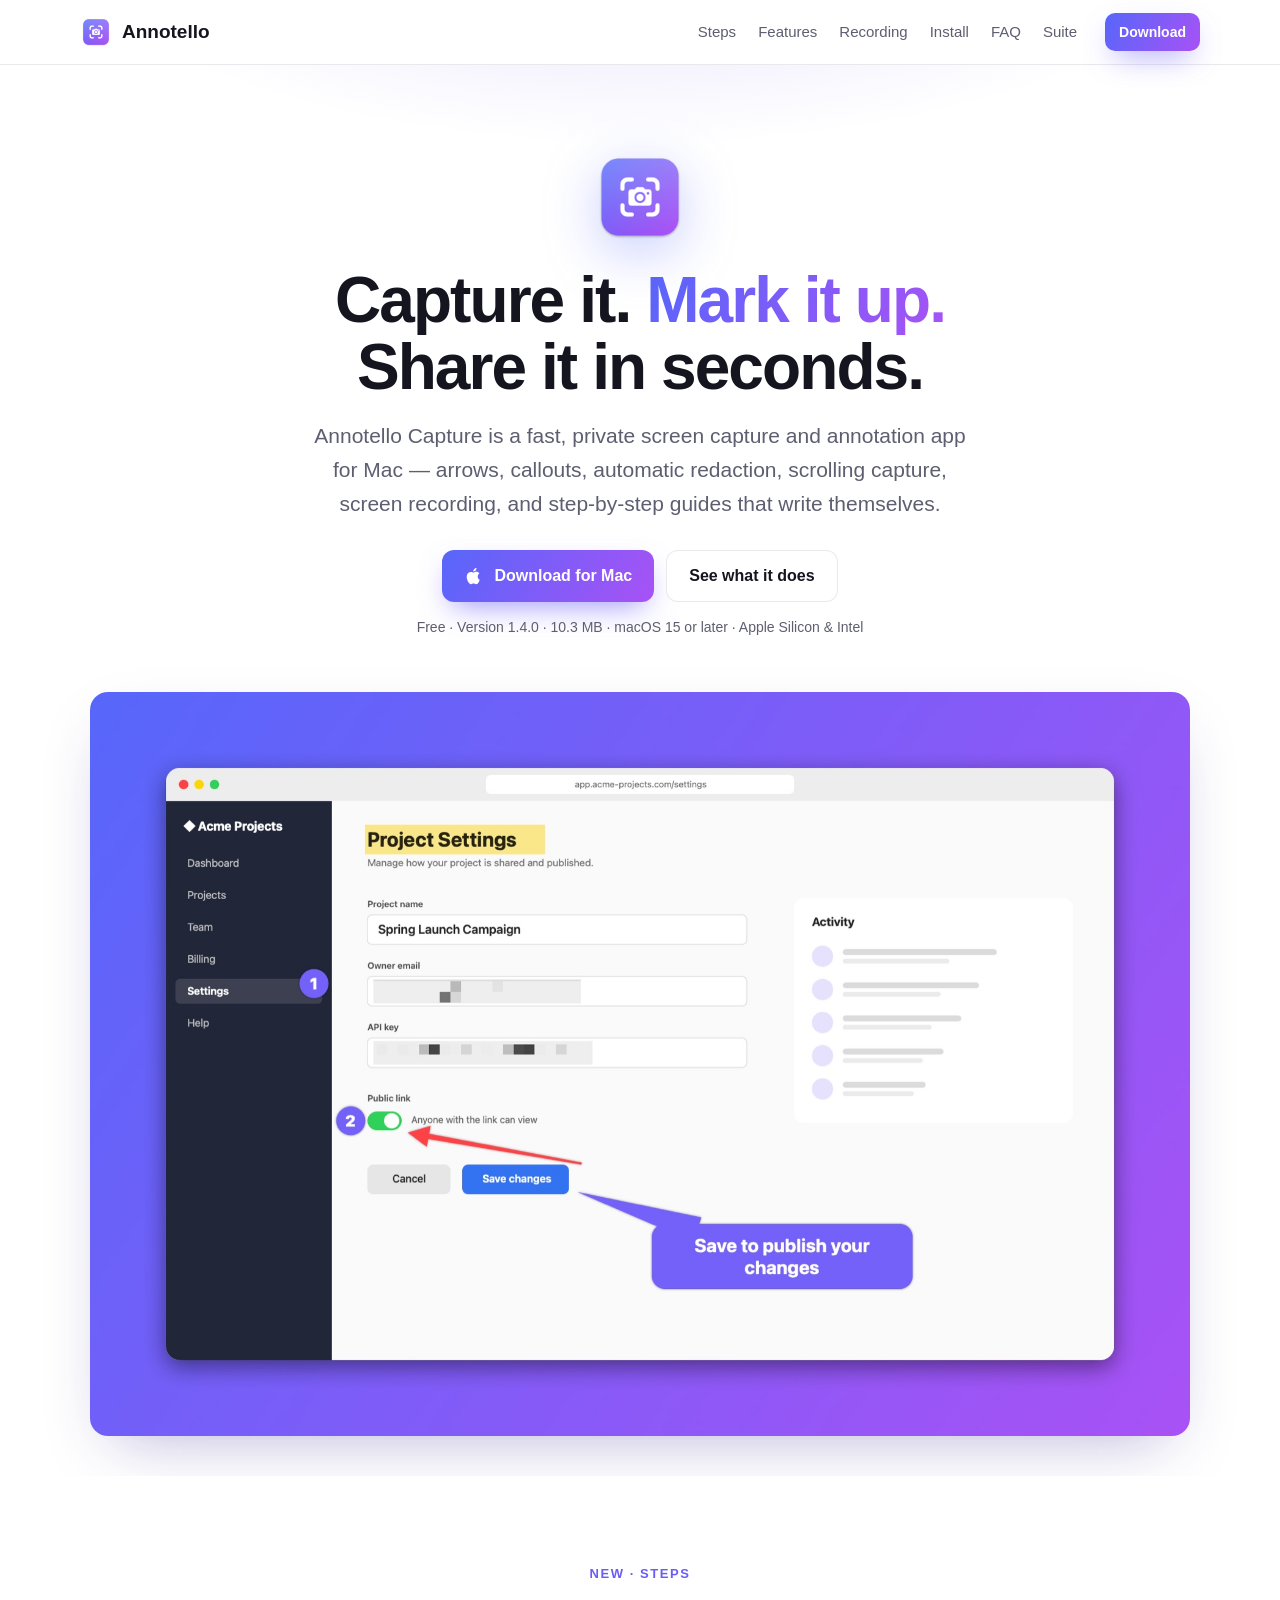
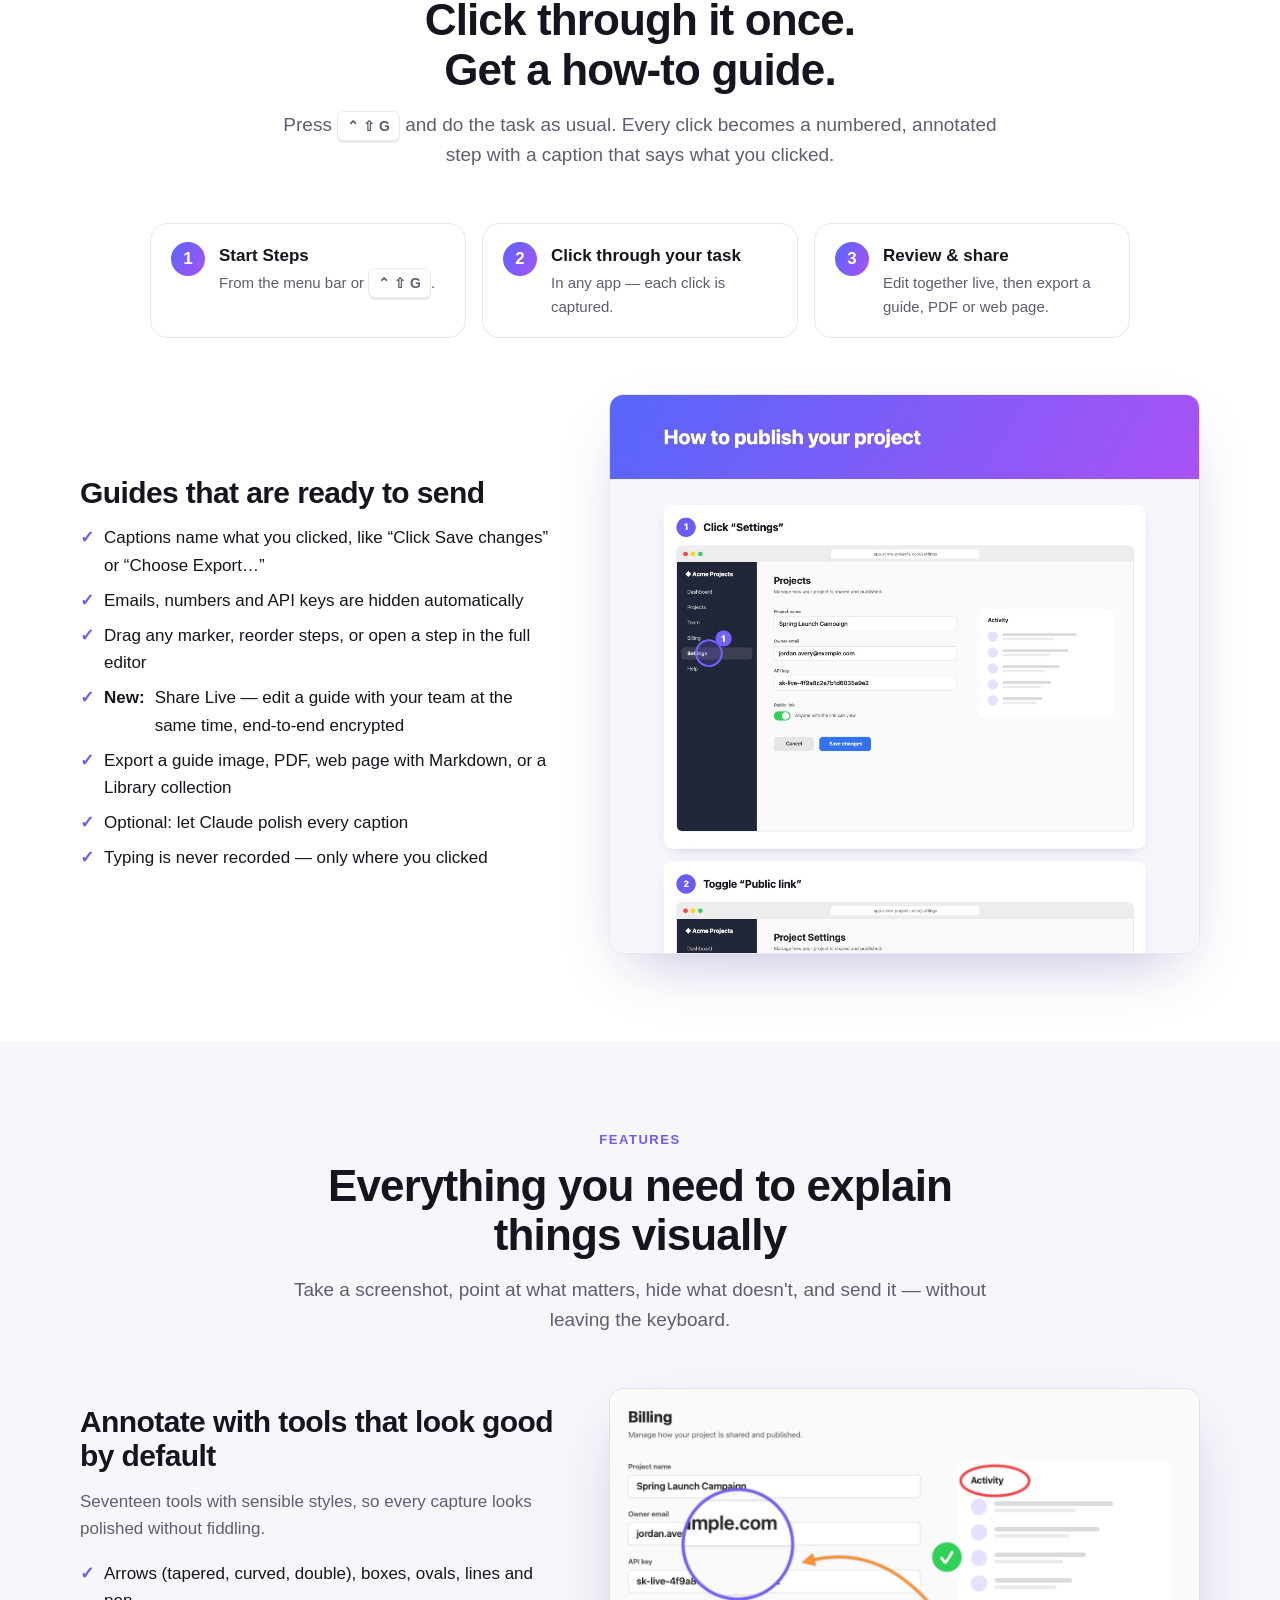
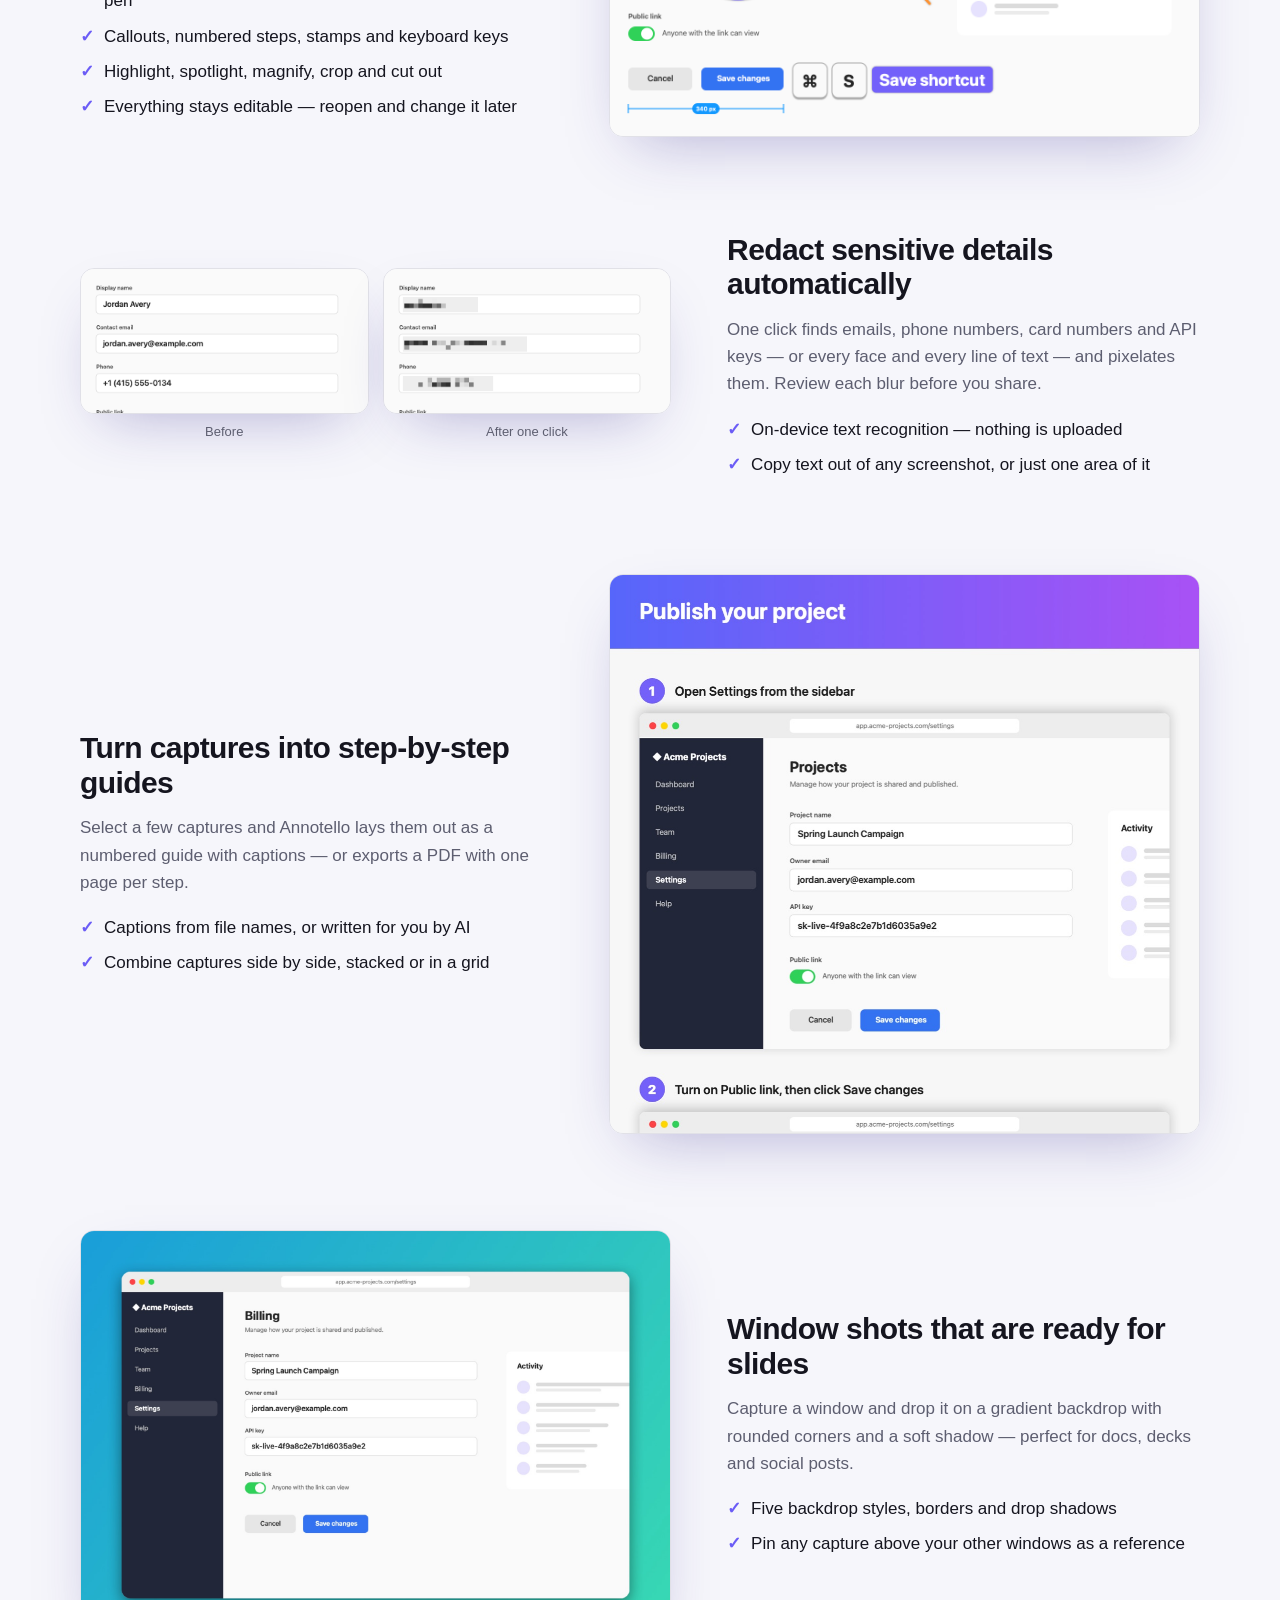
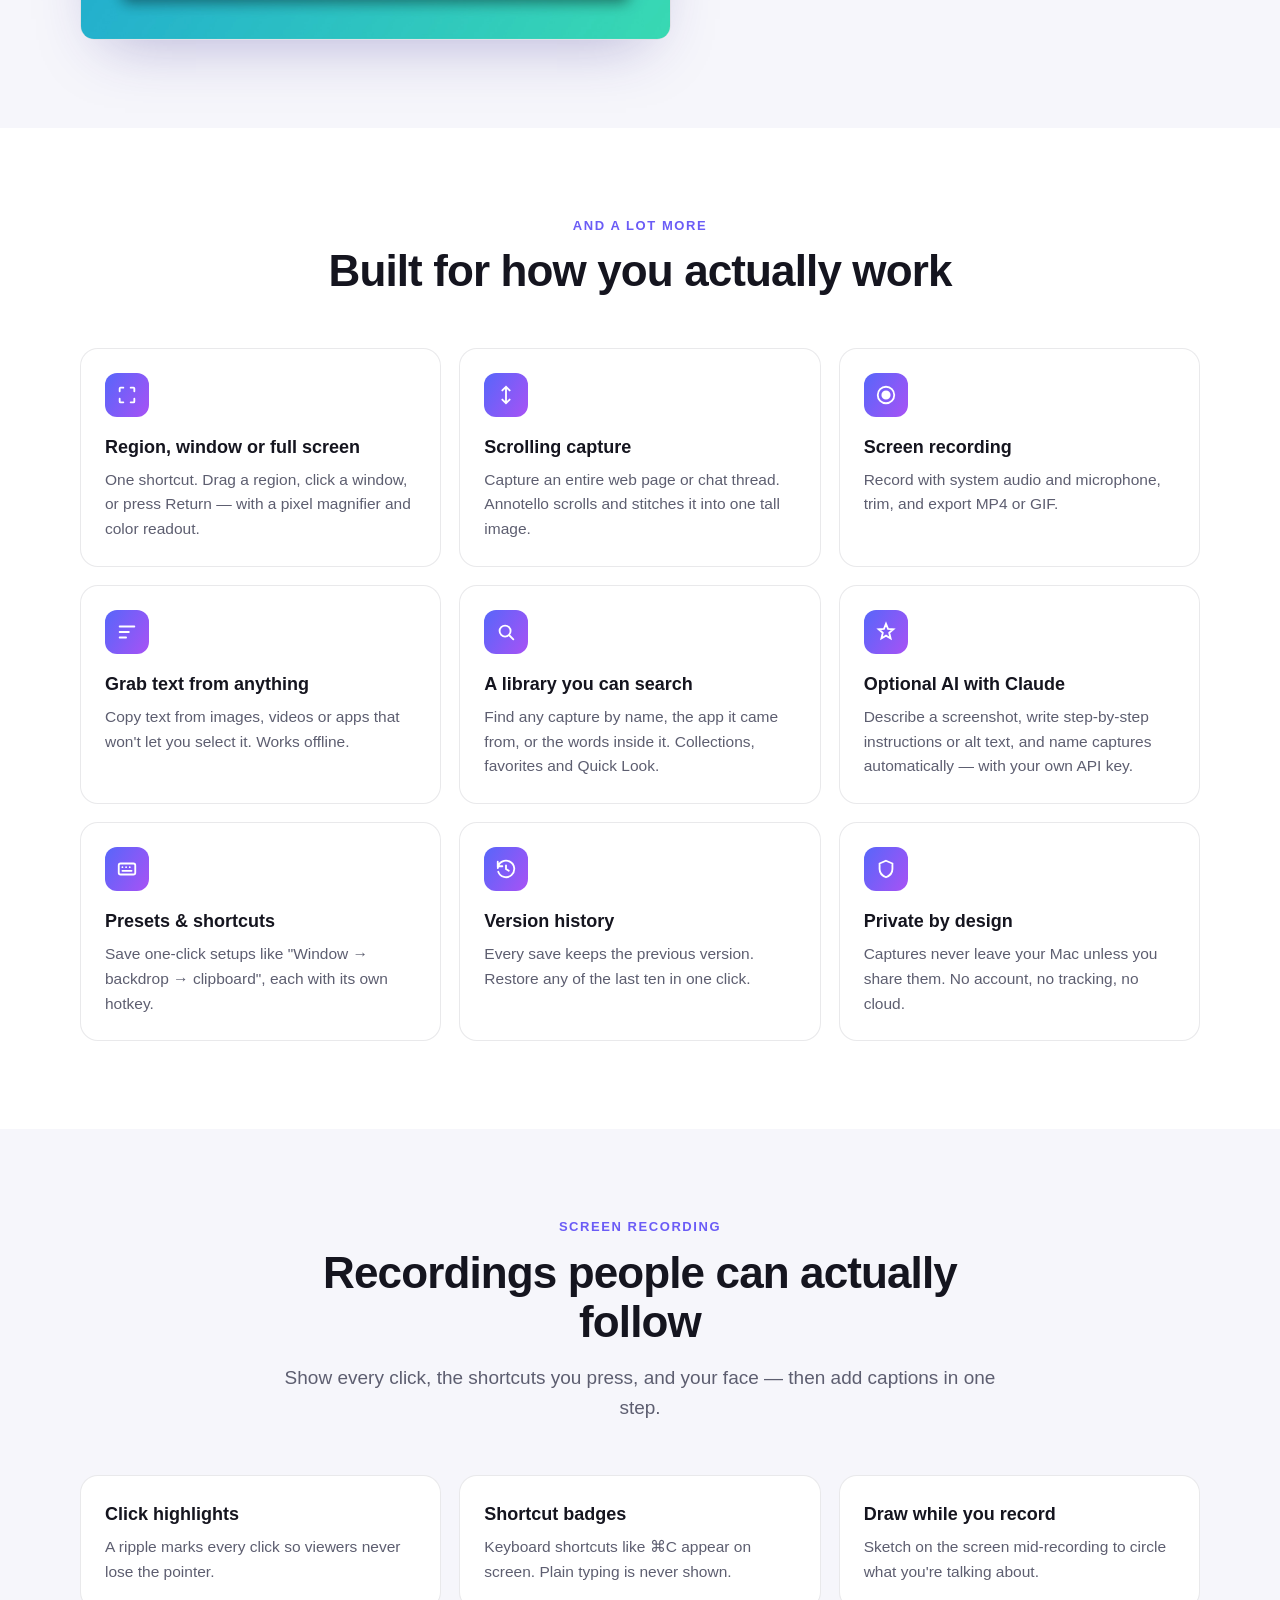
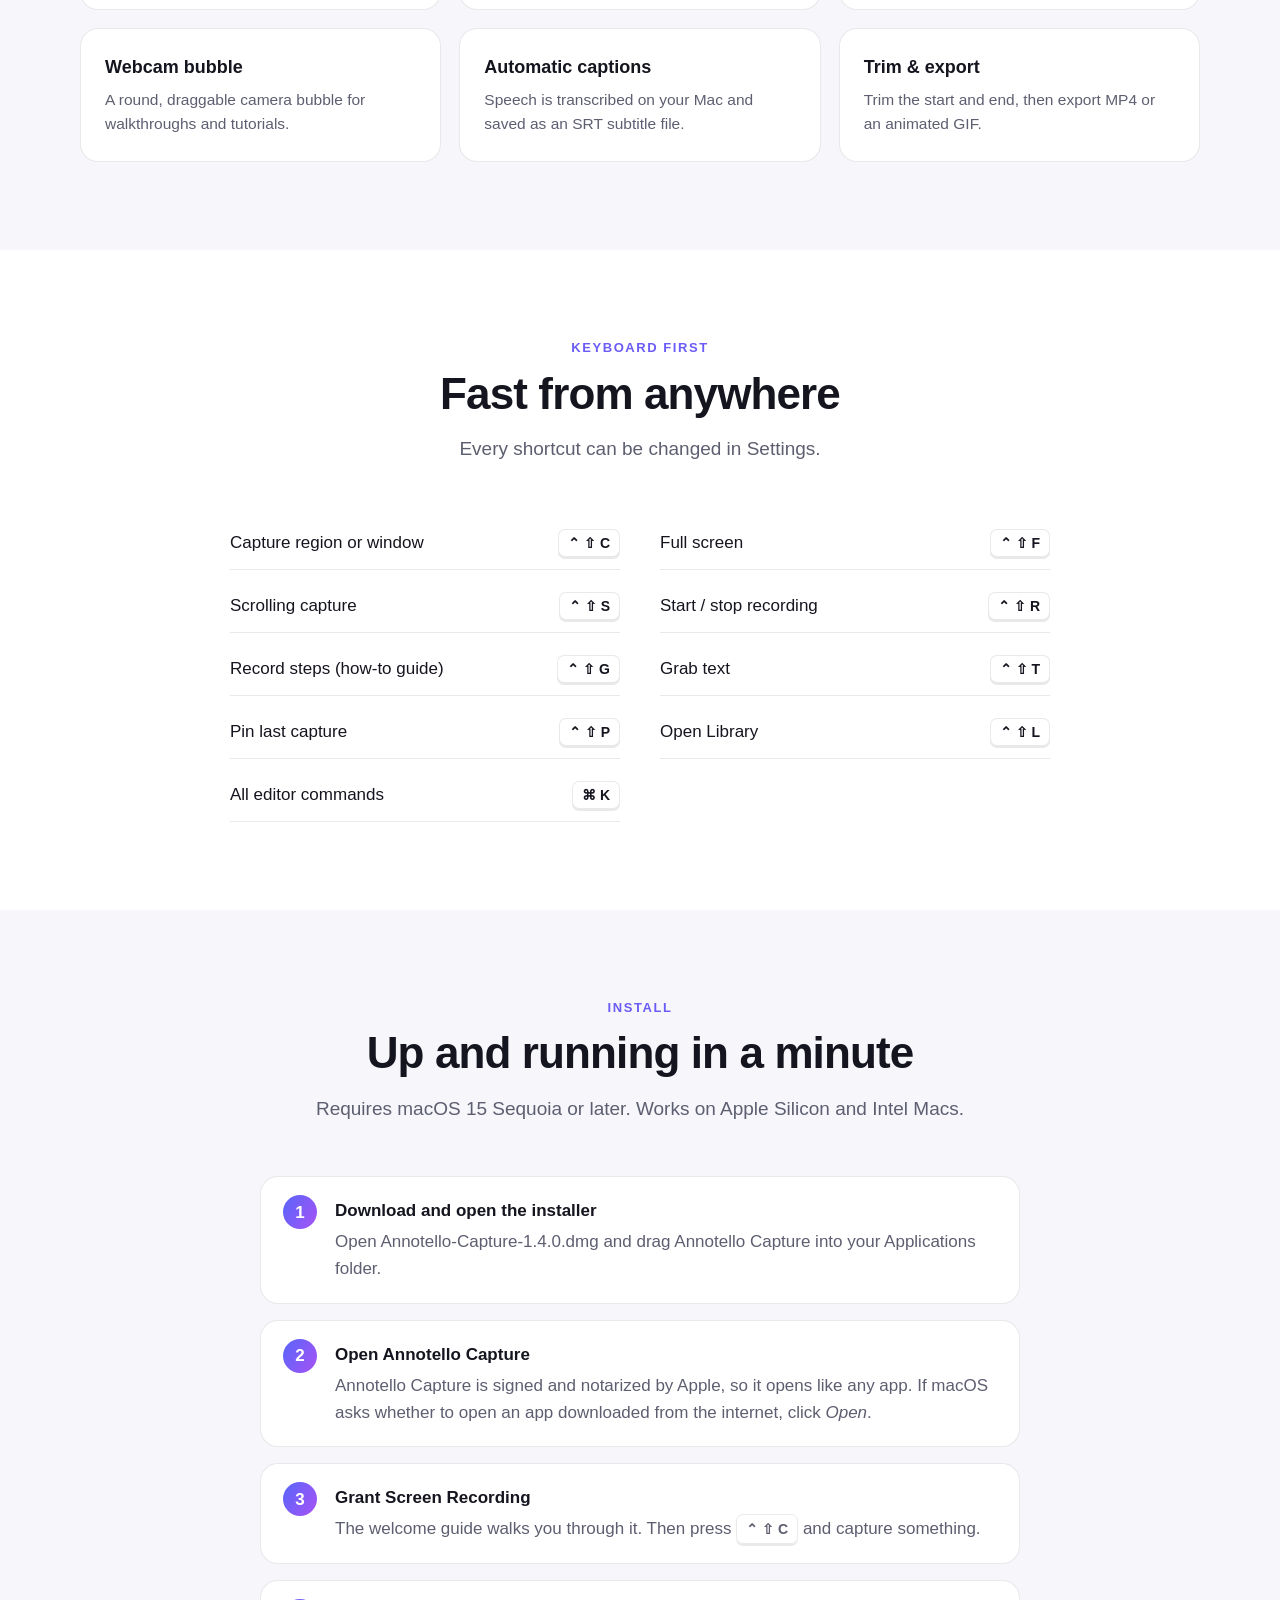
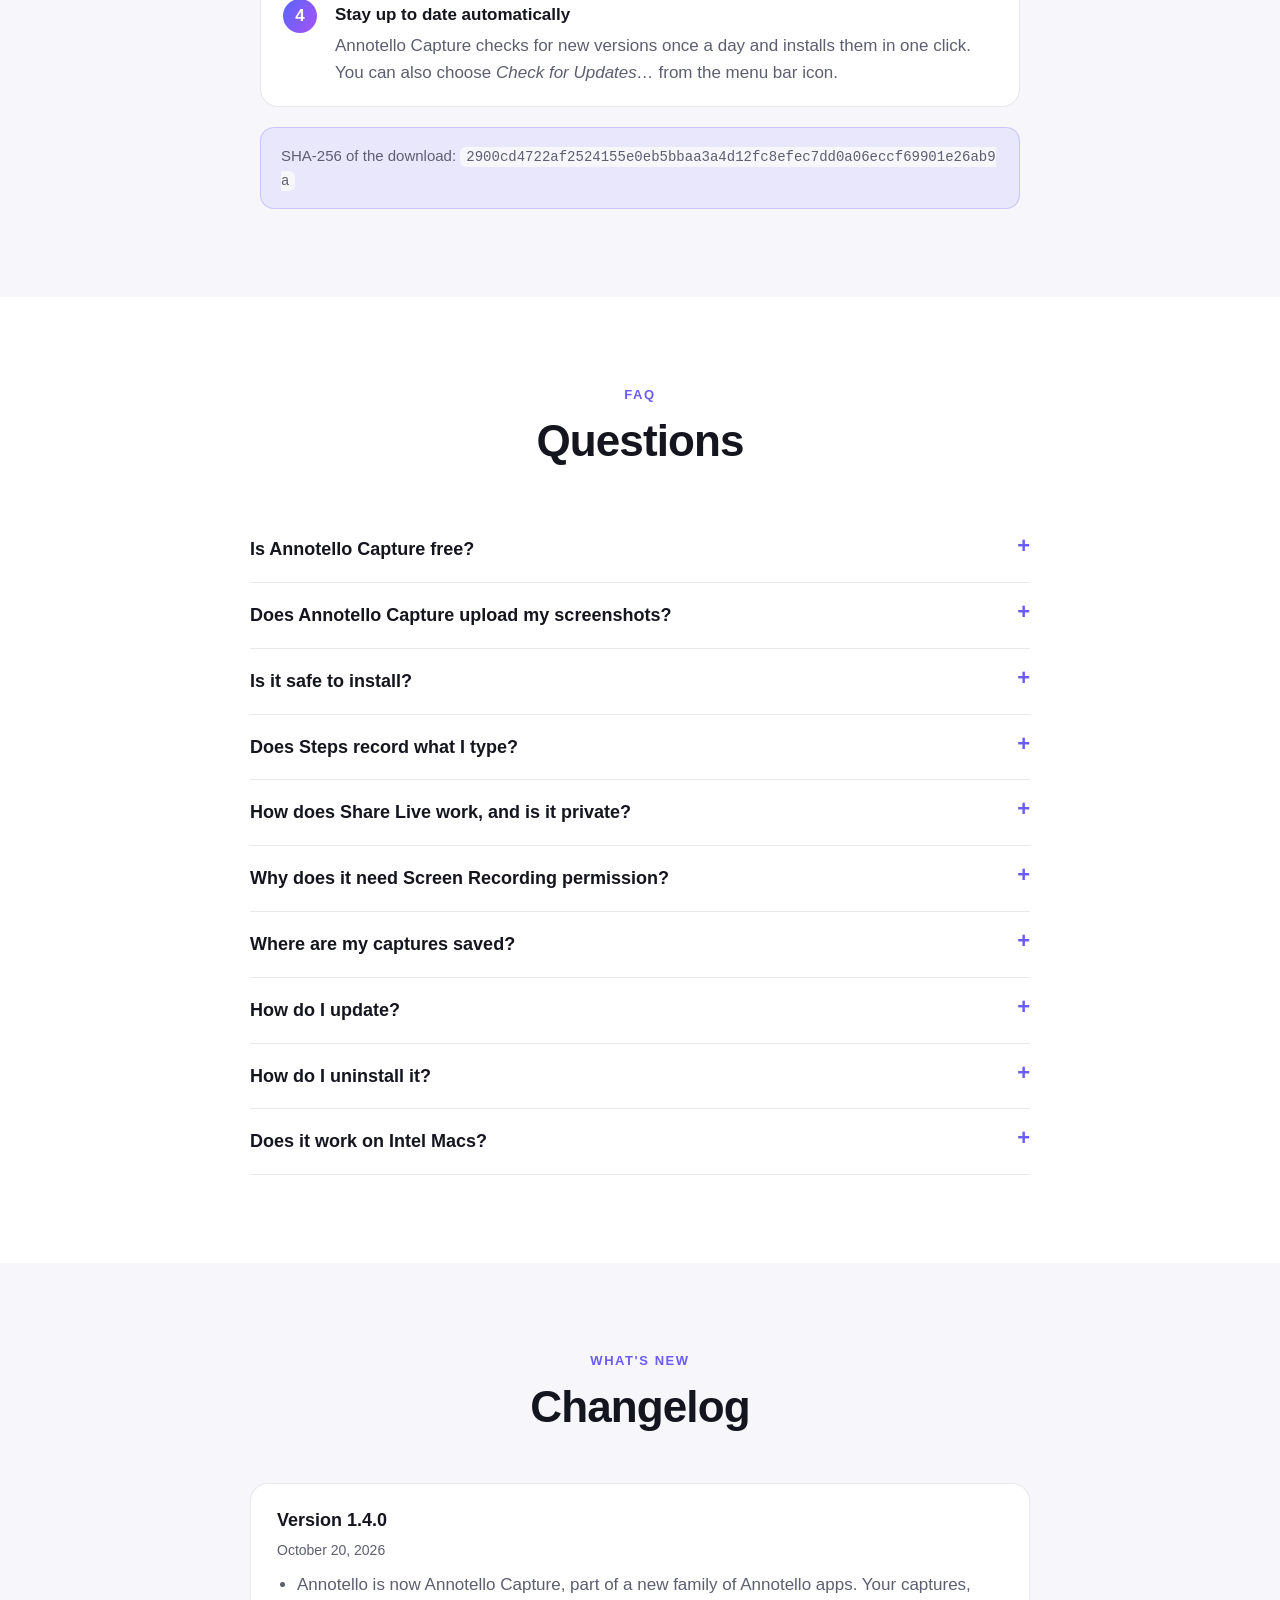
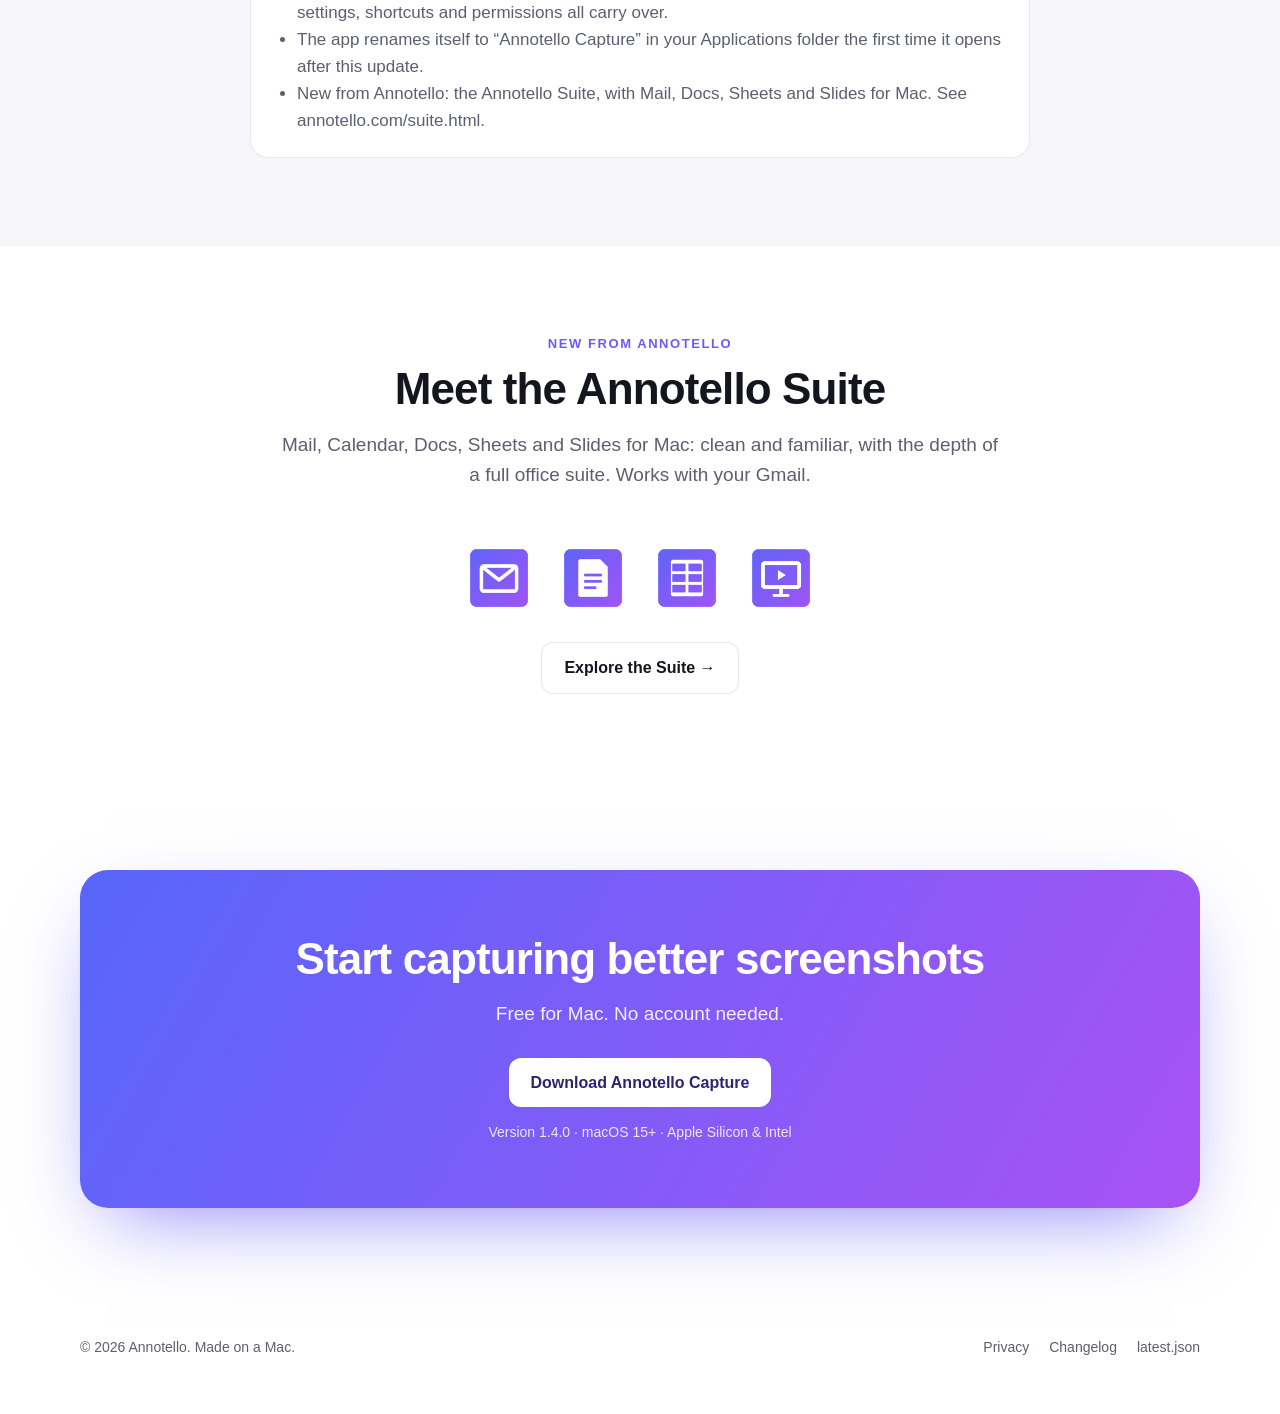
<file: index.html>
<!doctype html>
<html lang="en">
<head>
  <meta charset="utf-8">
  <meta name="viewport" content="width=device-width, initial-scale=1">
  <title>Annotello Capture — Screen capture & annotation for Mac</title>
  <meta name="description" content="Annotello Capture is a free Mac app to capture, annotate, redact and record your screen. Arrows, callouts, step numbers, scrolling capture, screen recording with captions, and a searchable library.">
  <meta name="theme-color" content="#6b5cf6">
  <link rel="icon" href="assets/favicon.png">
  <link rel="apple-touch-icon" href="assets/icon.png">
  <meta property="og:title" content="Annotello Capture — Screen capture & annotation for Mac">
  <meta property="og:description" content="Capture, mark up, redact and record your screen. Free for macOS.">
  <meta property="og:image" content="https://annotello.com/assets/hero.jpg">
  <meta property="og:url" content="https://annotello.com/">
  <link rel="canonical" href="https://annotello.com/">
  <meta property="og:type" content="website">
  <meta name="twitter:card" content="summary_large_image">
  <link rel="stylesheet" href="styles.css">
</head>
<body>

<header class="nav">
  <div class="wrap">
    <a class="brand" href="#top"><img src="assets/icon.png" alt="">Annotello</a>
    <nav class="nav-links">
      <a href="#steps">Steps</a>
      <a href="#features">Features</a>
      <a href="#recording">Recording</a>
      <a href="#install">Install</a>
      <a href="#faq">FAQ</a>
      <a href="suite.html">Suite</a>
    </nav>
    <a class="btn btn-primary btn-small dl-link" href="downloads/Annotello-Capture-1.4.0.dmg">Download</a>
  </div>
</header>

<main id="top">

  <!-- Hero -->
  <section class="hero">
    <div class="wrap">
      <img class="hero-icon" src="assets/icon.png" alt="Annotello Capture app icon">
      <h1>Capture it. <span class="gradient-text">Mark it up.</span><br>Share it in seconds.</h1>
      <p class="lead">Annotello Capture is a fast, private screen capture and annotation app for Mac — arrows, callouts, automatic redaction, scrolling capture, screen recording, and step-by-step guides that write themselves.</p>
      <div class="hero-actions">
        <a class="btn btn-primary dl-link" href="downloads/Annotello-Capture-1.4.0.dmg">
          <svg viewBox="0 0 24 24" fill="currentColor" aria-hidden="true"><path d="M16.4 12.6c0-2.4 2-3.6 2.1-3.7-1.1-1.7-2.9-1.9-3.5-1.9-1.5-.2-2.9.9-3.7.9-.8 0-1.9-.9-3.2-.8-1.6 0-3.2 1-4 2.5-1.7 3-.4 7.4 1.2 9.8.8 1.2 1.8 2.5 3 2.4 1.2 0 1.7-.8 3.1-.8 1.5 0 1.9.8 3.2.8 1.3 0 2.2-1.2 3-2.4.9-1.4 1.3-2.7 1.3-2.8-.1 0-2.5-1-2.5-4zM14 5.4c.7-.8 1.1-1.9 1-3-1 0-2.1.6-2.8 1.4-.6.7-1.2 1.8-1 2.9 1.1.1 2.1-.5 2.8-1.3z"/></svg>
          Download for Mac
        </a>
        <a class="btn" href="#features">See what it does</a>
      </div>
      <div class="meta">Free · Version <span class="dl-version">1.4.0</span> · <span class="dl-size">10.3 MB</span> · macOS 15 or later · Apple Silicon &amp; Intel</div>
      <img class="hero-shot" src="assets/hero.jpg" alt="A settings page annotated in Annotello with numbered steps, a highlighted title, blurred email and API key, an arrow and a callout, on a purple gradient backdrop" width="1800" height="1218">
    </div>
  </section>

  <!-- Steps -->
  <section id="steps">
    <div class="wrap">
      <div class="section-head">
        <div class="eyebrow">New · Steps</div>
        <h2>Click through it once.<br>Get a how-to guide.</h2>
        <p>Press <kbd>⌃ ⇧ G</kbd> and do the task as usual. Every click becomes a numbered, annotated step with a caption that says what you clicked.</p>
      </div>
      <div class="how">
        <div class="how-step"><span>1</span><div><strong>Start Steps</strong><p>From the menu bar or <kbd>⌃ ⇧ G</kbd>.</p></div></div>
        <div class="how-step"><span>2</span><div><strong>Click through your task</strong><p>In any app — each click is captured.</p></div></div>
        <div class="how-step"><span>3</span><div><strong>Review &amp; share</strong><p>Edit together live, then export a guide, PDF or web page.</p></div></div>
      </div>
      <div class="showcase">
        <div class="text">
          <h3>Guides that are ready to send</h3>
          <ul>
            <li>Captions name what you clicked, like “Click Save changes” or “Choose Export…”</li>
            <li>Emails, numbers and API keys are hidden automatically</li>
            <li>Drag any marker, reorder steps, or open a step in the full editor</li>
            <li><strong>New:</strong> Share Live — edit a guide with your team at the same time, end-to-end encrypted</li>
            <li>Export a guide image, PDF, web page with Markdown, or a Library collection</li>
            <li>Optional: let Claude polish every caption</li>
            <li>Typing is never recorded — only where you clicked</li>
          </ul>
        </div>
        <img class="shot tall" src="assets/steps.jpg" alt="A how-to guide exported from Annotello Steps: a purple title banner and numbered steps, each with a caption and a screenshot marking the click" loading="lazy">
      </div>
    </div>
  </section>

  <!-- Showcase -->
  <section id="features" class="section-soft">
    <div class="wrap">
      <div class="section-head">
        <div class="eyebrow">Features</div>
        <h2>Everything you need to explain things visually</h2>
        <p>Take a screenshot, point at what matters, hide what doesn't, and send it — without leaving the keyboard.</p>
      </div>

      <div class="showcase">
        <div class="text">
          <h3>Annotate with tools that look good by default</h3>
          <p>Seventeen tools with sensible styles, so every capture looks polished without fiddling.</p>
          <ul>
            <li>Arrows (tapered, curved, double), boxes, ovals, lines and pen</li>
            <li>Callouts, numbered steps, stamps and keyboard keys</li>
            <li>Highlight, spotlight, magnify, crop and cut out</li>
            <li>Everything stays editable — reopen and change it later</li>
          </ul>
        </div>
        <img class="shot" src="assets/annotated.png" alt="Annotated screenshot with steps, arrow and callout" loading="lazy">
      </div>

      <div class="showcase flip">
        <div class="text">
          <h3>Redact sensitive details automatically</h3>
          <p>One click finds emails, phone numbers, card numbers and API keys — or every face and every line of text — and pixelates them. Review each blur before you share.</p>
          <ul>
            <li>On-device text recognition — nothing is uploaded</li>
            <li>Copy text out of any screenshot, or just one area of it</li>
          </ul>
        </div>
        <div class="compare">
          <figure><img class="shot" src="assets/redact-before.png" alt="Account form showing a name, email and phone number" loading="lazy"><figcaption>Before</figcaption></figure>
          <figure><img class="shot" src="assets/redact-after.png" alt="The same form with the name, email and phone pixelated" loading="lazy"><figcaption>After one click</figcaption></figure>
        </div>
      </div>

      <div class="showcase">
        <div class="text">
          <h3>Turn captures into step-by-step guides</h3>
          <p>Select a few captures and Annotello lays them out as a numbered guide with captions — or exports a PDF with one page per step.</p>
          <ul>
            <li>Captions from file names, or written for you by AI</li>
            <li>Combine captures side by side, stacked or in a grid</li>
          </ul>
        </div>
        <img class="shot tall" src="assets/guide.jpg" alt="A two-step guide image generated from screenshots" loading="lazy">
      </div>

      <div class="showcase flip">
        <div class="text">
          <h3>Window shots that are ready for slides</h3>
          <p>Capture a window and drop it on a gradient backdrop with rounded corners and a soft shadow — perfect for docs, decks and social posts.</p>
          <ul>
            <li>Five backdrop styles, borders and drop shadows</li>
            <li>Pin any capture above your other windows as a reference</li>
          </ul>
        </div>
        <img class="shot" src="assets/backdrop.jpg" alt="A window capture on a teal gradient backdrop" loading="lazy">
      </div>
    </div>
  </section>

  <!-- Feature grid -->
  <section>
    <div class="wrap">
      <div class="section-head">
        <div class="eyebrow">And a lot more</div>
        <h2>Built for how you actually work</h2>
      </div>
      <div class="grid">
        <div class="card">
          <div class="icon"><svg viewBox="0 0 24 24" fill="none" stroke="currentColor" stroke-width="2" stroke-linecap="round"><path d="M4 8V5a1 1 0 0 1 1-1h3M16 4h3a1 1 0 0 1 1 1v3M20 16v3a1 1 0 0 1-1 1h-3M8 20H5a1 1 0 0 1-1-1v-3"/></svg></div>
          <h4>Region, window or full screen</h4>
          <p>One shortcut. Drag a region, click a window, or press Return — with a pixel magnifier and color readout.</p>
        </div>
        <div class="card">
          <div class="icon"><svg viewBox="0 0 24 24" fill="none" stroke="currentColor" stroke-width="2" stroke-linecap="round"><path d="M12 3v18M8 7l4-4 4 4M8 17l4 4 4-4"/></svg></div>
          <h4>Scrolling capture</h4>
          <p>Capture an entire web page or chat thread. Annotello scrolls and stitches it into one tall image.</p>
        </div>
        <div class="card">
          <div class="icon"><svg viewBox="0 0 24 24" fill="none" stroke="currentColor" stroke-width="2"><circle cx="12" cy="12" r="9"/><circle cx="12" cy="12" r="4" fill="currentColor"/></svg></div>
          <h4>Screen recording</h4>
          <p>Record with system audio and microphone, trim, and export MP4 or GIF.</p>
        </div>
        <div class="card">
          <div class="icon"><svg viewBox="0 0 24 24" fill="none" stroke="currentColor" stroke-width="2" stroke-linecap="round"><path d="M4 6h16M4 12h10M4 18h7"/></svg></div>
          <h4>Grab text from anything</h4>
          <p>Copy text from images, videos or apps that won't let you select it. Works offline.</p>
        </div>
        <div class="card">
          <div class="icon"><svg viewBox="0 0 24 24" fill="none" stroke="currentColor" stroke-width="2" stroke-linecap="round"><circle cx="11" cy="11" r="6"/><path d="m20 20-4.2-4.2"/></svg></div>
          <h4>A library you can search</h4>
          <p>Find any capture by name, the app it came from, or the words inside it. Collections, favorites and Quick Look.</p>
        </div>
        <div class="card">
          <div class="icon"><svg viewBox="0 0 24 24" fill="none" stroke="currentColor" stroke-width="2" stroke-linecap="round"><path d="M12 3l2.2 5.6L20 9l-4.5 3.8L17 19l-5-3-5 3 1.5-6.2L4 9l5.8-.4z"/></svg></div>
          <h4>Optional AI with Claude</h4>
          <p>Describe a screenshot, write step-by-step instructions or alt text, and name captures automatically — with your own API key.</p>
        </div>
        <div class="card">
          <div class="icon"><svg viewBox="0 0 24 24" fill="none" stroke="currentColor" stroke-width="2" stroke-linecap="round"><rect x="3" y="6" width="18" height="12" rx="2"/><path d="M7 10h.01M11 10h.01M15 10h.01M7 14h10"/></svg></div>
          <h4>Presets &amp; shortcuts</h4>
          <p>Save one-click setups like "Window → backdrop → clipboard", each with its own hotkey.</p>
        </div>
        <div class="card">
          <div class="icon"><svg viewBox="0 0 24 24" fill="none" stroke="currentColor" stroke-width="2" stroke-linecap="round"><path d="M12 8v4l3 2"/><path d="M3.05 11a9 9 0 1 1 .5 4M3 4v5h5"/></svg></div>
          <h4>Version history</h4>
          <p>Every save keeps the previous version. Restore any of the last ten in one click.</p>
        </div>
        <div class="card">
          <div class="icon"><svg viewBox="0 0 24 24" fill="none" stroke="currentColor" stroke-width="2" stroke-linecap="round"><path d="M12 3l7 3v6c0 4.5-3 7.5-7 9-4-1.5-7-4.5-7-9V6z"/></svg></div>
          <h4>Private by design</h4>
          <p>Captures never leave your Mac unless you share them. No account, no tracking, no cloud.</p>
        </div>
      </div>
    </div>
  </section>

  <!-- Recording -->
  <section id="recording" class="section-soft">
    <div class="wrap">
      <div class="section-head">
        <div class="eyebrow">Screen recording</div>
        <h2>Recordings people can actually follow</h2>
        <p>Show every click, the shortcuts you press, and your face — then add captions in one step.</p>
      </div>
      <div class="grid">
        <div class="card"><h4>Click highlights</h4><p>A ripple marks every click so viewers never lose the pointer.</p></div>
        <div class="card"><h4>Shortcut badges</h4><p>Keyboard shortcuts like ⌘C appear on screen. Plain typing is never shown.</p></div>
        <div class="card"><h4>Draw while you record</h4><p>Sketch on the screen mid-recording to circle what you're talking about.</p></div>
        <div class="card"><h4>Webcam bubble</h4><p>A round, draggable camera bubble for walkthroughs and tutorials.</p></div>
        <div class="card"><h4>Automatic captions</h4><p>Speech is transcribed on your Mac and saved as an SRT subtitle file.</p></div>
        <div class="card"><h4>Trim &amp; export</h4><p>Trim the start and end, then export MP4 or an animated GIF.</p></div>
      </div>
    </div>
  </section>

  <!-- Shortcuts -->
  <section>
    <div class="wrap">
      <div class="section-head">
        <div class="eyebrow">Keyboard first</div>
        <h2>Fast from anywhere</h2>
        <p>Every shortcut can be changed in Settings.</p>
      </div>
      <div class="shortcuts">
        <div class="shortcut"><span>Capture region or window</span><kbd>⌃ ⇧ C</kbd></div>
        <div class="shortcut"><span>Full screen</span><kbd>⌃ ⇧ F</kbd></div>
        <div class="shortcut"><span>Scrolling capture</span><kbd>⌃ ⇧ S</kbd></div>
        <div class="shortcut"><span>Start / stop recording</span><kbd>⌃ ⇧ R</kbd></div>
        <div class="shortcut"><span>Record steps (how-to guide)</span><kbd>⌃ ⇧ G</kbd></div>
        <div class="shortcut"><span>Grab text</span><kbd>⌃ ⇧ T</kbd></div>
        <div class="shortcut"><span>Pin last capture</span><kbd>⌃ ⇧ P</kbd></div>
        <div class="shortcut"><span>Open Library</span><kbd>⌃ ⇧ L</kbd></div>
        <div class="shortcut"><span>All editor commands</span><kbd>⌘ K</kbd></div>
      </div>
    </div>
  </section>

  <!-- Install -->
  <section id="install" class="section-soft">
    <div class="wrap">
      <div class="section-head">
        <div class="eyebrow">Install</div>
        <h2>Up and running in a minute</h2>
        <p>Requires macOS 15 Sequoia or later. Works on Apple Silicon and Intel Macs.</p>
      </div>
      <ol class="steps">
        <li><strong>Download and open the installer</strong><p>Open <span class="dl-file">Annotello-Capture-1.4.0.dmg</span> and drag Annotello Capture into your Applications folder.</p></li>
        <li><strong>Open Annotello Capture</strong><p>Annotello Capture is signed and notarized by Apple, so it opens like any app. If macOS asks whether to open an app downloaded from the internet, click <em>Open</em>.</p></li>
        <li><strong>Grant Screen Recording</strong><p>The welcome guide walks you through it. Then press <kbd>⌃ ⇧ C</kbd> and capture something.</p></li>
        <li><strong>Stay up to date automatically</strong><p>Annotello Capture checks for new versions once a day and installs them in one click. You can also choose <em>Check for Updates…</em> from the menu bar icon.</p></li>
      </ol>
      <div class="note">
        SHA-256 of the download: <code class="checksum dl-sha">see latest.json</code>
      </div>
    </div>
  </section>

  <!-- FAQ -->
  <section id="faq">
    <div class="wrap">
      <div class="section-head">
        <div class="eyebrow">FAQ</div>
        <h2>Questions</h2>
      </div>
      <div class="faq">
        <details><summary>Is Annotello Capture free?</summary><p>Yes. There's no account, subscription or trial.</p></details>
        <details><summary>Does Annotello Capture upload my screenshots?</summary><p>No. Captures, recordings, text recognition, redaction and captions all happen on your Mac. The only exceptions are features you turn on yourself: AI actions (sent to Anthropic using your own API key) and "Upload &amp; Copy Link" (sent to Imgur).</p></details>
        <details><summary>Is it safe to install?</summary><p>Yes. Since version 1.2.2, Annotello Capture is signed with an Apple Developer ID and notarized by Apple, which scans it for malicious software. Updates are also cryptographically signed, so Annotello only installs updates that come from us.</p></details>
        <details><summary>Does Steps record what I type?</summary><p>No. Steps captures a screenshot when you click and notes which button, menu or field you clicked. It never records keystrokes or the contents of text fields. With Accessibility permission allowed, captions can name what you clicked; without it they simply say which app you clicked in.</p></details>
        <details><summary>How does Share Live work, and is it private?</summary><p>Click <em>Share Live</em> in a Steps guide to get a private link. Anyone you send it to can open it in Annotello and edit the guide with you at the same time: captions, order, markers and screenshots stay in sync. Everything is end-to-end encrypted on your Mac before it's sent. The key is part of the link and never reaches our servers, so we can't see your guides. With "Hide emails, numbers &amp; keys" on, screenshots are blurred before they're shared. Guides nobody opens for 90 days are deleted automatically.</p></details>
        <details><summary>Why does it need Screen Recording permission?</summary><p>macOS requires it for any app that captures the screen. Microphone, Camera, Accessibility and Speech Recognition are optional and only used for the features that need them.</p></details>
        <details><summary>Where are my captures saved?</summary><p>In <em>Pictures › Annotello</em> by default. You can change the folder — including to iCloud Drive — in Settings.</p></details>
        <details><summary>How do I update?</summary><p>From version 1.2.2 on, Annotello Capture updates itself: it checks daily and asks before installing. Choose <em>Check for Updates…</em> from the menu bar icon to check right away, or turn automatic checks off in Settings › General. On 1.2.1 or earlier, download 1.2.2 once and replace the app in Applications. Your captures and settings are kept.</p></details>
        <details><summary>How do I uninstall it?</summary><p>Quit Annotello Capture and drag it from Applications to the Trash. Your captures stay in Pictures › Annotello until you delete them.</p></details>
        <details><summary>Does it work on Intel Macs?</summary><p>Yes — the download runs natively on both Apple Silicon and Intel. macOS 15 Sequoia or later is required.</p></details>
      </div>
    </div>
  </section>

  <!-- Changelog -->
  <section id="changelog" class="section-soft">
    <div class="wrap">
      <div class="section-head">
        <div class="eyebrow">What's new</div>
        <h2>Changelog</h2>
      </div>
      <div class="changelog">
        <div class="release">
          <h4>Version <span class="dl-version">1.4.0</span></h4>
          <div class="date dl-date">October 2026</div>
          <ul class="dl-notes">
            <li>Annotello is now Annotello Capture, part of a new family of Annotello apps. Your captures, settings, shortcuts and permissions all carry over.</li>
            <li>The app renames itself to “Annotello Capture” in your Applications folder the first time it opens after this update.</li>
            <li>New from Annotello: the Annotello Suite, with Mail, Docs, Sheets and Slides for Mac.</li>
          </ul>
        </div>
      </div>
    </div>
  </section>

  <!-- Annotello Suite teaser -->
  <section id="suite-teaser">
    <div class="wrap">
      <div class="section-head">
        <div class="eyebrow">New from Annotello</div>
        <h2>Meet the Annotello Suite</h2>
        <p>Mail, Calendar, Docs, Sheets and Slides for Mac: clean and familiar, with the depth of a full office suite. Works with your Gmail.</p>
      </div>
      <div style="display:flex;gap:22px;justify-content:center;flex-wrap:wrap;margin-bottom:28px">
        <img src="assets/suite-icon-mail.png" alt="Annotello Mail" width="72" height="72">
        <img src="assets/suite-icon-docs.png" alt="Annotello Docs" width="72" height="72">
        <img src="assets/suite-icon-sheets.png" alt="Annotello Sheets" width="72" height="72">
        <img src="assets/suite-icon-slides.png" alt="Annotello Slides" width="72" height="72">
      </div>
      <div style="text-align:center"><a class="btn" href="suite.html">Explore the Suite →</a></div>
    </div>
  </section>

  <!-- CTA -->
  <section class="cta">
    <div class="wrap">
      <div class="cta-box">
        <h2>Start capturing better screenshots</h2>
        <p>Free for Mac. No account needed.</p>
        <a class="btn dl-link" href="downloads/Annotello-Capture-1.4.0.dmg">Download Annotello Capture</a>
        <div class="meta">Version <span class="dl-version">1.4.0</span> · macOS 15+ · Apple Silicon &amp; Intel</div>
      </div>
    </div>
  </section>
</main>

<footer>
  <div class="wrap">
    <div>© <span id="year">2026</span> Annotello. Made on a Mac.</div>
    <nav>
      <a href="#faq">Privacy</a>
      <a href="#changelog">Changelog</a>
      <a href="latest.json">latest.json</a>
    </nav>
  </div>
</footer>

<script>
  // The download buttons, version and checksum come from latest.json (written by scripts/release.sh),
  // so publishing a new version never requires editing this page.
  document.getElementById('year').textContent = new Date().getFullYear();
  fetch('latest.json', { cache: 'no-store' })
    .then(r => r.ok ? r.json() : Promise.reject(r.status))
    .then(info => {
      document.querySelectorAll('.dl-link').forEach(a => a.href = info.url);
      document.querySelectorAll('.dl-version').forEach(el => el.textContent = info.version);
      document.querySelectorAll('.dl-size').forEach(el => el.textContent = info.size);
      document.querySelectorAll('.dl-file').forEach(el => el.textContent = info.url.split('/').pop());
      document.querySelectorAll('.dl-sha').forEach(el => el.textContent = info.sha256);
      document.querySelectorAll('.dl-date').forEach(el => el.textContent =
        new Date(info.date).toLocaleDateString(undefined, { year: 'numeric', month: 'long', day: 'numeric' }));
      if (Array.isArray(info.notes) && info.notes.length) {
        document.querySelectorAll('.dl-notes').forEach(ul => {
          ul.replaceChildren(...info.notes.map(n => Object.assign(document.createElement('li'), { textContent: n })));
        });
      }
    })
    .catch(() => {});
</script>
</body>
</html>
</file>
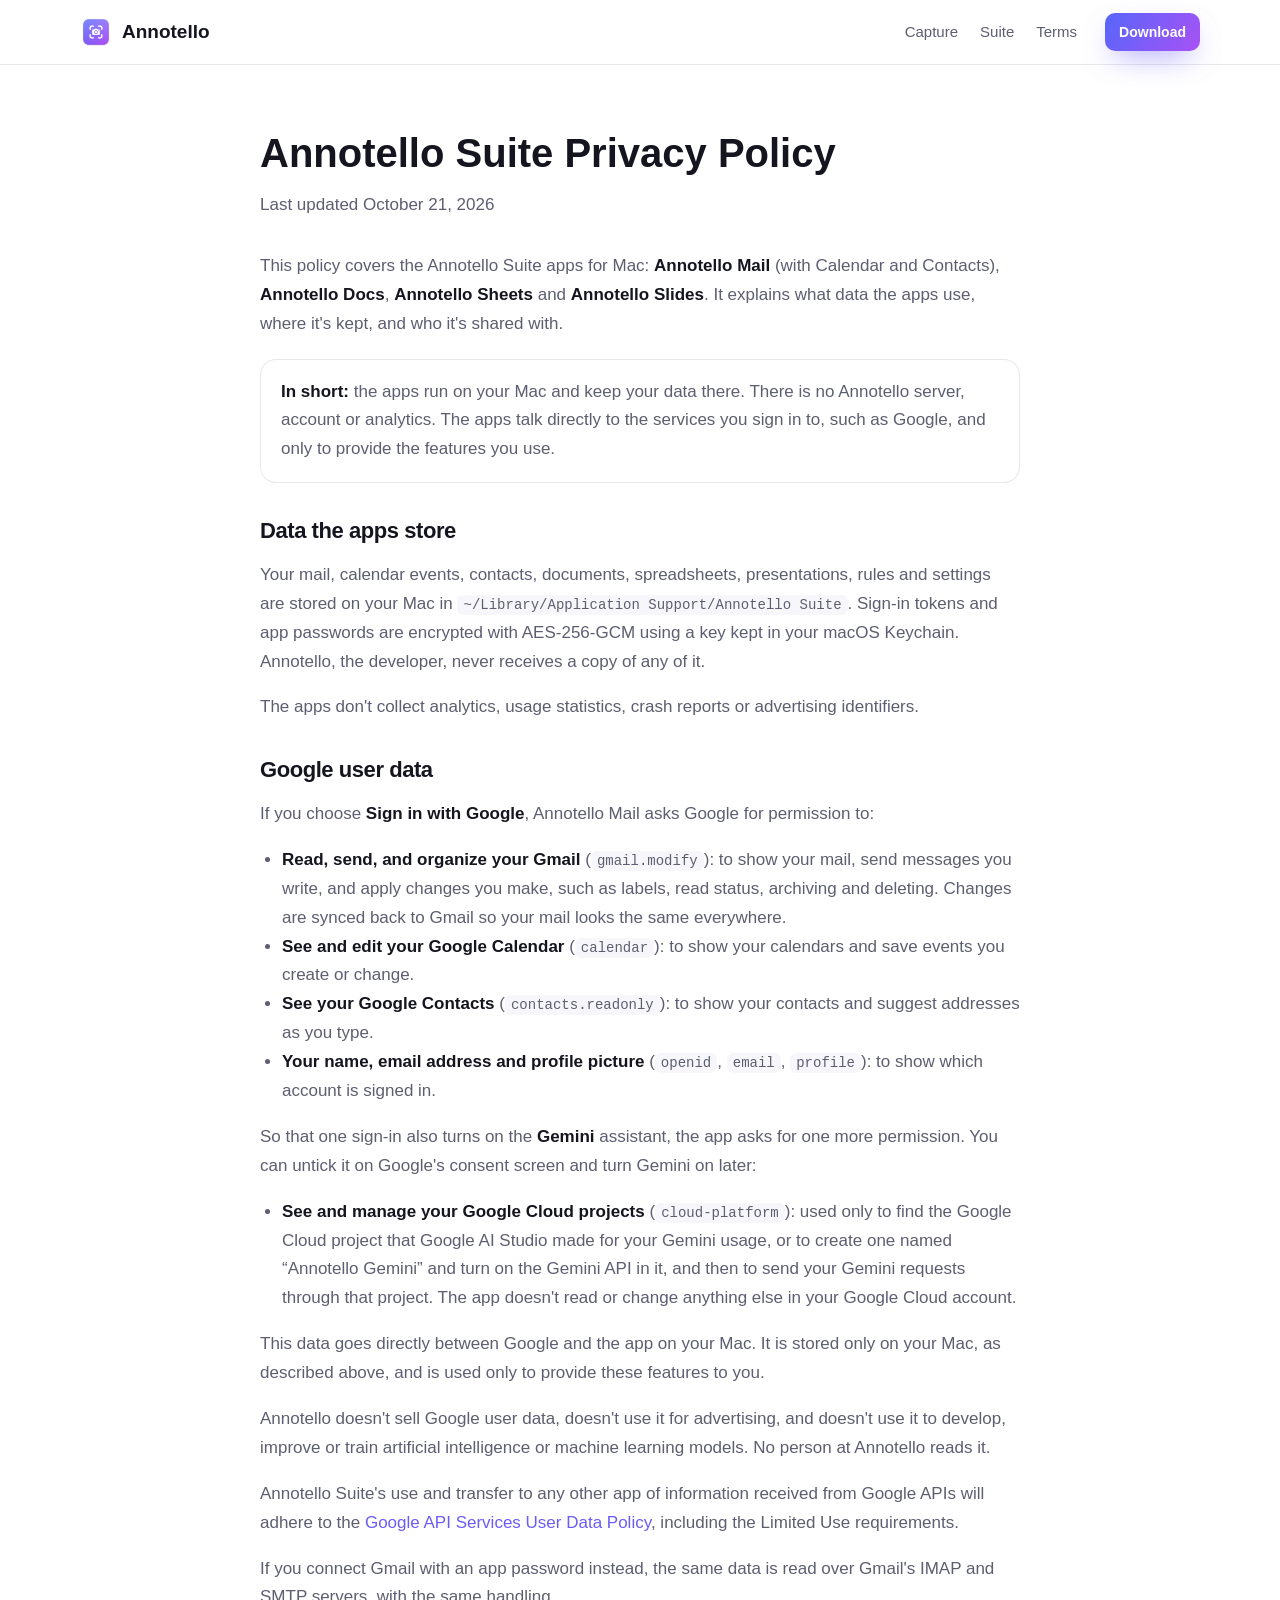
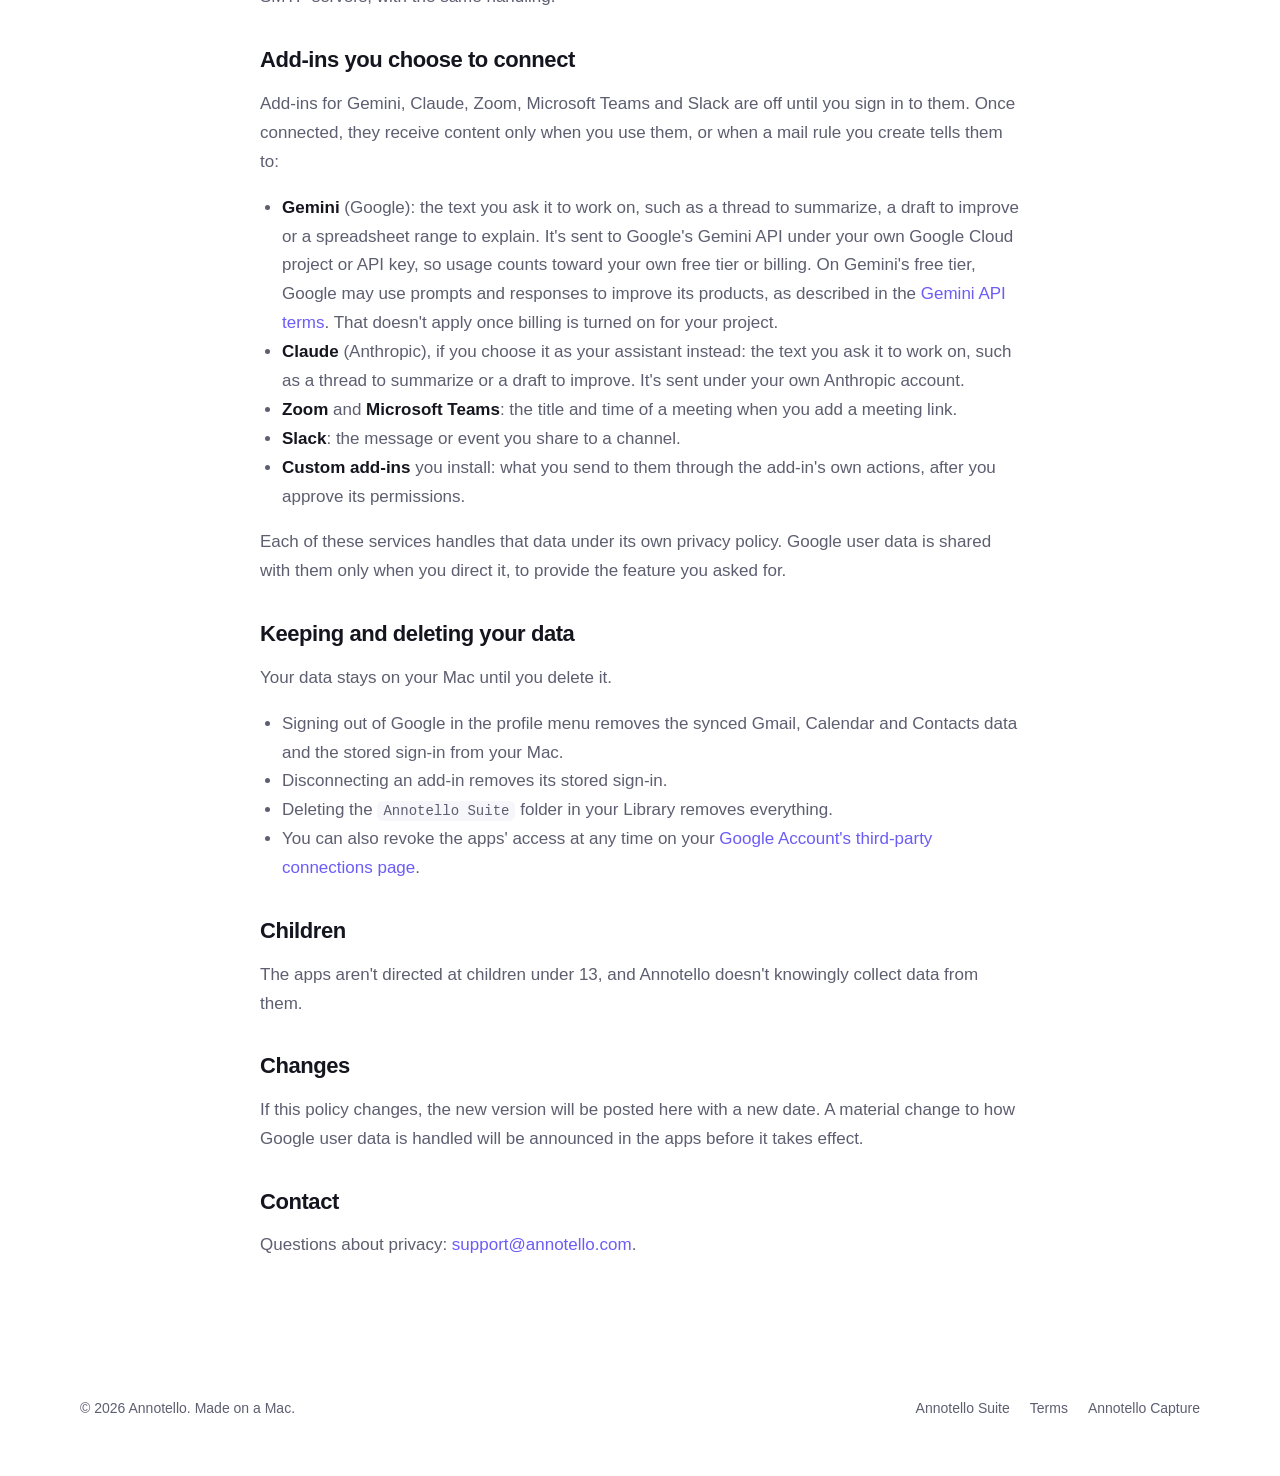
<file: suite-privacy.html>
<!doctype html>
<html lang="en">
<head>
  <meta charset="utf-8">
  <meta name="viewport" content="width=device-width, initial-scale=1">
  <title>Annotello Suite Privacy Policy</title>
  <meta name="description" content="How Annotello Mail, Docs, Sheets and Slides handle your data, including data from your Google account.">
  <meta name="theme-color" content="#6b5cf6">
  <link rel="icon" href="assets/favicon.png">
  <link rel="canonical" href="https://annotello.com/suite-privacy.html">
  <link rel="stylesheet" href="styles.css">
  <style>
    .legal { max-width: 760px; margin: 0 auto; padding: 56px 0 80px; }
    .legal h1 { font-size: 40px; margin: 0 0 6px; }
    .legal .updated { color: var(--muted); margin: 0 0 32px; }
    .legal h2 { font-size: 22px; margin: 36px 0 10px; }
    .legal p, .legal li { color: var(--muted); line-height: 1.7; }
    .legal ul { padding-left: 22px; }
    .legal strong { color: var(--text); }
    .legal .callout { background: var(--card); border: 1px solid var(--line); border-radius: 16px; padding: 18px 20px; margin: 20px 0; }
    .legal .callout p { margin: 0; }
  </style>
</head>
<body>

<header class="nav">
  <div class="wrap">
    <a class="brand" href="index.html"><img src="assets/icon.png" alt="">Annotello</a>
    <nav class="nav-links">
      <a href="index.html">Capture</a>
      <a href="suite.html">Suite</a>
      <a href="suite-terms.html">Terms</a>
    </nav>
    <a class="btn btn-primary btn-small" href="suite.html#apps">Download</a>
  </div>
</header>

<main class="wrap">
  <article class="legal">
    <h1>Annotello Suite Privacy Policy</h1>
    <p class="updated">Last updated October 21, 2026</p>

    <p>This policy covers the Annotello Suite apps for Mac: <strong>Annotello Mail</strong> (with Calendar and Contacts), <strong>Annotello Docs</strong>, <strong>Annotello Sheets</strong> and <strong>Annotello Slides</strong>. It explains what data the apps use, where it's kept, and who it's shared with.</p>

    <div class="callout"><p><strong>In short:</strong> the apps run on your Mac and keep your data there. There is no Annotello server, account or analytics. The apps talk directly to the services you sign in to, such as Google, and only to provide the features you use.</p></div>

    <h2>Data the apps store</h2>
    <p>Your mail, calendar events, contacts, documents, spreadsheets, presentations, rules and settings are stored on your Mac in <code>~/Library/Application Support/Annotello Suite</code>. Sign-in tokens and app passwords are encrypted with AES-256-GCM using a key kept in your macOS Keychain. Annotello, the developer, never receives a copy of any of it.</p>
    <p>The apps don't collect analytics, usage statistics, crash reports or advertising identifiers.</p>

    <h2>Google user data</h2>
    <p>If you choose <strong>Sign in with Google</strong>, Annotello Mail asks Google for permission to:</p>
    <ul>
      <li><strong>Read, send, and organize your Gmail</strong> (<code>gmail.modify</code>): to show your mail, send messages you write, and apply changes you make, such as labels, read status, archiving and deleting. Changes are synced back to Gmail so your mail looks the same everywhere.</li>
      <li><strong>See and edit your Google Calendar</strong> (<code>calendar</code>): to show your calendars and save events you create or change.</li>
      <li><strong>See your Google Contacts</strong> (<code>contacts.readonly</code>): to show your contacts and suggest addresses as you type.</li>
      <li><strong>Your name, email address and profile picture</strong> (<code>openid</code>, <code>email</code>, <code>profile</code>): to show which account is signed in.</li>
    </ul>
    <p>So that one sign-in also turns on the <strong>Gemini</strong> assistant, the app asks for one more permission. You can untick it on Google's consent screen and turn Gemini on later:</p>
    <ul>
      <li><strong>See and manage your Google Cloud projects</strong> (<code>cloud-platform</code>): used only to find the Google Cloud project that Google AI Studio made for your Gemini usage, or to create one named “Annotello Gemini” and turn on the Gemini API in it, and then to send your Gemini requests through that project. The app doesn't read or change anything else in your Google Cloud account.</li>
    </ul>
    <p>This data goes directly between Google and the app on your Mac. It is stored only on your Mac, as described above, and is used only to provide these features to you.</p>
    <p>Annotello doesn't sell Google user data, doesn't use it for advertising, and doesn't use it to develop, improve or train artificial intelligence or machine learning models. No person at Annotello reads it.</p>
    <p>Annotello Suite's use and transfer to any other app of information received from Google APIs will adhere to the <a href="https://developers.google.com/terms/api-services-user-data-policy">Google API Services User Data Policy</a>, including the Limited Use requirements.</p>
    <p>If you connect Gmail with an app password instead, the same data is read over Gmail's IMAP and SMTP servers, with the same handling.</p>

    <h2>Add-ins you choose to connect</h2>
    <p>Add-ins for Gemini, Claude, Zoom, Microsoft Teams and Slack are off until you sign in to them. Once connected, they receive content only when you use them, or when a mail rule you create tells them to:</p>
    <ul>
      <li><strong>Gemini</strong> (Google): the text you ask it to work on, such as a thread to summarize, a draft to improve or a spreadsheet range to explain. It's sent to Google's Gemini API under your own Google Cloud project or API key, so usage counts toward your own free tier or billing. On Gemini's free tier, Google may use prompts and responses to improve its products, as described in the <a href="https://ai.google.dev/gemini-api/terms">Gemini API terms</a>. That doesn't apply once billing is turned on for your project.</li>
      <li><strong>Claude</strong> (Anthropic), if you choose it as your assistant instead: the text you ask it to work on, such as a thread to summarize or a draft to improve. It's sent under your own Anthropic account.</li>
      <li><strong>Zoom</strong> and <strong>Microsoft Teams</strong>: the title and time of a meeting when you add a meeting link.</li>
      <li><strong>Slack</strong>: the message or event you share to a channel.</li>
      <li><strong>Custom add-ins</strong> you install: what you send to them through the add-in's own actions, after you approve its permissions.</li>
    </ul>
    <p>Each of these services handles that data under its own privacy policy. Google user data is shared with them only when you direct it, to provide the feature you asked for.</p>

    <h2>Keeping and deleting your data</h2>
    <p>Your data stays on your Mac until you delete it.</p>
    <ul>
      <li>Signing out of Google in the profile menu removes the synced Gmail, Calendar and Contacts data and the stored sign-in from your Mac.</li>
      <li>Disconnecting an add-in removes its stored sign-in.</li>
      <li>Deleting the <code>Annotello Suite</code> folder in your Library removes everything.</li>
      <li>You can also revoke the apps' access at any time on your <a href="https://myaccount.google.com/connections">Google Account's third-party connections page</a>.</li>
    </ul>

    <h2>Children</h2>
    <p>The apps aren't directed at children under 13, and Annotello doesn't knowingly collect data from them.</p>

    <h2>Changes</h2>
    <p>If this policy changes, the new version will be posted here with a new date. A material change to how Google user data is handled will be announced in the apps before it takes effect.</p>

    <h2>Contact</h2>
    <p>Questions about privacy: <a href="mailto:support@annotello.com">support@annotello.com</a>.</p>
  </article>
</main>

<footer>
  <div class="wrap">
    <div>© <span id="year">2026</span> Annotello. Made on a Mac.</div>
    <nav>
      <a href="suite.html">Annotello Suite</a>
      <a href="suite-terms.html">Terms</a>
      <a href="index.html">Annotello Capture</a>
    </nav>
  </div>
</footer>
<script>document.getElementById('year').textContent = new Date().getFullYear();</script>
</body>
</html>
</file>
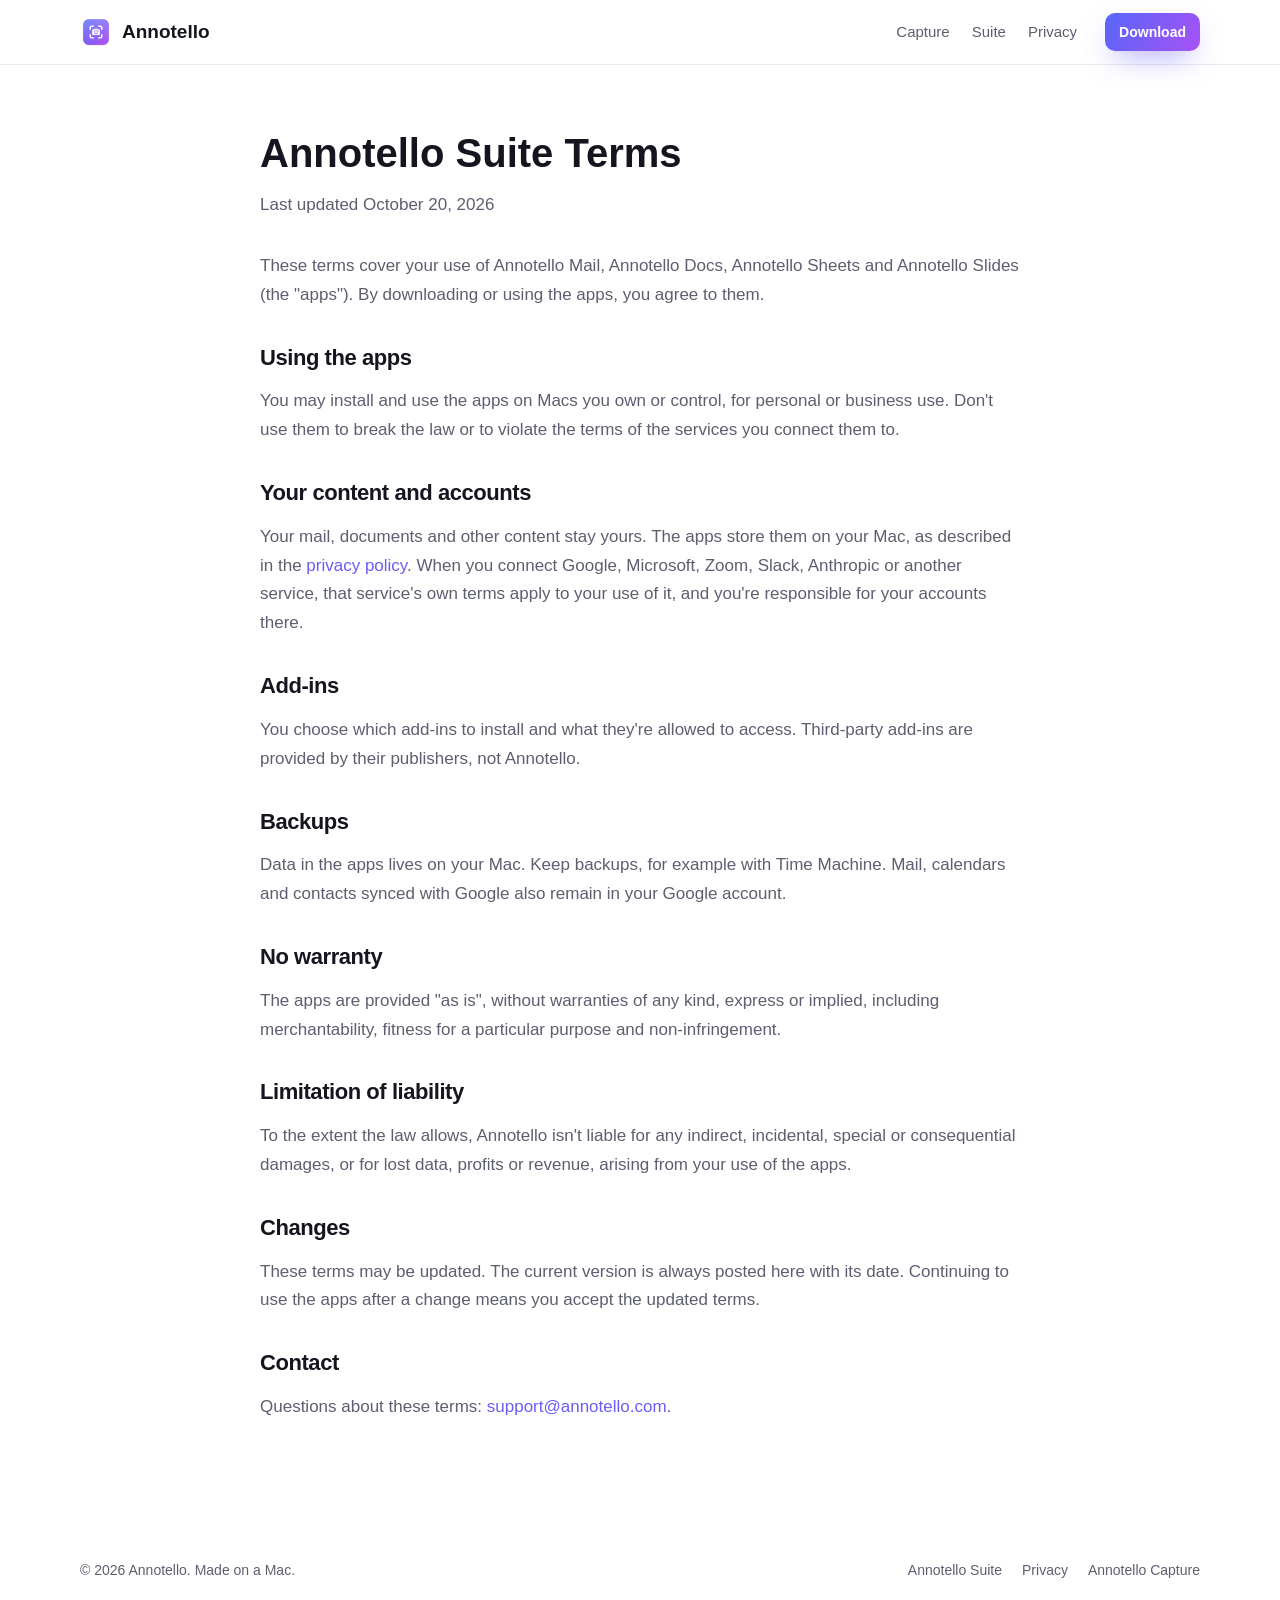
<file: suite-terms.html>
<!doctype html>
<html lang="en">
<head>
  <meta charset="utf-8">
  <meta name="viewport" content="width=device-width, initial-scale=1">
  <title>Annotello Suite Terms</title>
  <meta name="description" content="Terms of use for Annotello Mail, Docs, Sheets and Slides.">
  <meta name="theme-color" content="#6b5cf6">
  <link rel="icon" href="assets/favicon.png">
  <link rel="canonical" href="https://annotello.com/suite-terms.html">
  <link rel="stylesheet" href="styles.css">
  <style>
    .legal { max-width: 760px; margin: 0 auto; padding: 56px 0 80px; }
    .legal h1 { font-size: 40px; margin: 0 0 6px; }
    .legal .updated { color: var(--muted); margin: 0 0 32px; }
    .legal h2 { font-size: 22px; margin: 36px 0 10px; }
    .legal p, .legal li { color: var(--muted); line-height: 1.7; }
    .legal ul { padding-left: 22px; }
    .legal strong { color: var(--text); }
    .legal .callout { background: var(--card); border: 1px solid var(--line); border-radius: 16px; padding: 18px 20px; margin: 20px 0; }
    .legal .callout p { margin: 0; }
  </style>
</head>
<body>

<header class="nav">
  <div class="wrap">
    <a class="brand" href="index.html"><img src="assets/icon.png" alt="">Annotello</a>
    <nav class="nav-links">
      <a href="index.html">Capture</a>
      <a href="suite.html">Suite</a>
      <a href="suite-privacy.html">Privacy</a>
    </nav>
    <a class="btn btn-primary btn-small" href="suite.html#apps">Download</a>
  </div>
</header>

<main class="wrap">
  <article class="legal">
    <h1>Annotello Suite Terms</h1>
    <p class="updated">Last updated October 20, 2026</p>

    <p>These terms cover your use of Annotello Mail, Annotello Docs, Annotello Sheets and Annotello Slides (the "apps"). By downloading or using the apps, you agree to them.</p>

    <h2>Using the apps</h2>
    <p>You may install and use the apps on Macs you own or control, for personal or business use. Don't use them to break the law or to violate the terms of the services you connect them to.</p>

    <h2>Your content and accounts</h2>
    <p>Your mail, documents and other content stay yours. The apps store them on your Mac, as described in the <a href="suite-privacy.html">privacy policy</a>. When you connect Google, Microsoft, Zoom, Slack, Anthropic or another service, that service's own terms apply to your use of it, and you're responsible for your accounts there.</p>

    <h2>Add-ins</h2>
    <p>You choose which add-ins to install and what they're allowed to access. Third-party add-ins are provided by their publishers, not Annotello.</p>

    <h2>Backups</h2>
    <p>Data in the apps lives on your Mac. Keep backups, for example with Time Machine. Mail, calendars and contacts synced with Google also remain in your Google account.</p>

    <h2>No warranty</h2>
    <p>The apps are provided "as is", without warranties of any kind, express or implied, including merchantability, fitness for a particular purpose and non-infringement.</p>

    <h2>Limitation of liability</h2>
    <p>To the extent the law allows, Annotello isn't liable for any indirect, incidental, special or consequential damages, or for lost data, profits or revenue, arising from your use of the apps.</p>

    <h2>Changes</h2>
    <p>These terms may be updated. The current version is always posted here with its date. Continuing to use the apps after a change means you accept the updated terms.</p>

    <h2>Contact</h2>
    <p>Questions about these terms: <a href="mailto:support@annotello.com">support@annotello.com</a>.</p>
  </article>
</main>

<footer>
  <div class="wrap">
    <div>© <span id="year">2026</span> Annotello. Made on a Mac.</div>
    <nav>
      <a href="suite.html">Annotello Suite</a>
      <a href="suite-privacy.html">Privacy</a>
      <a href="index.html">Annotello Capture</a>
    </nav>
  </div>
</footer>
<script>document.getElementById('year').textContent = new Date().getFullYear();</script>
</body>
</html>
</file>
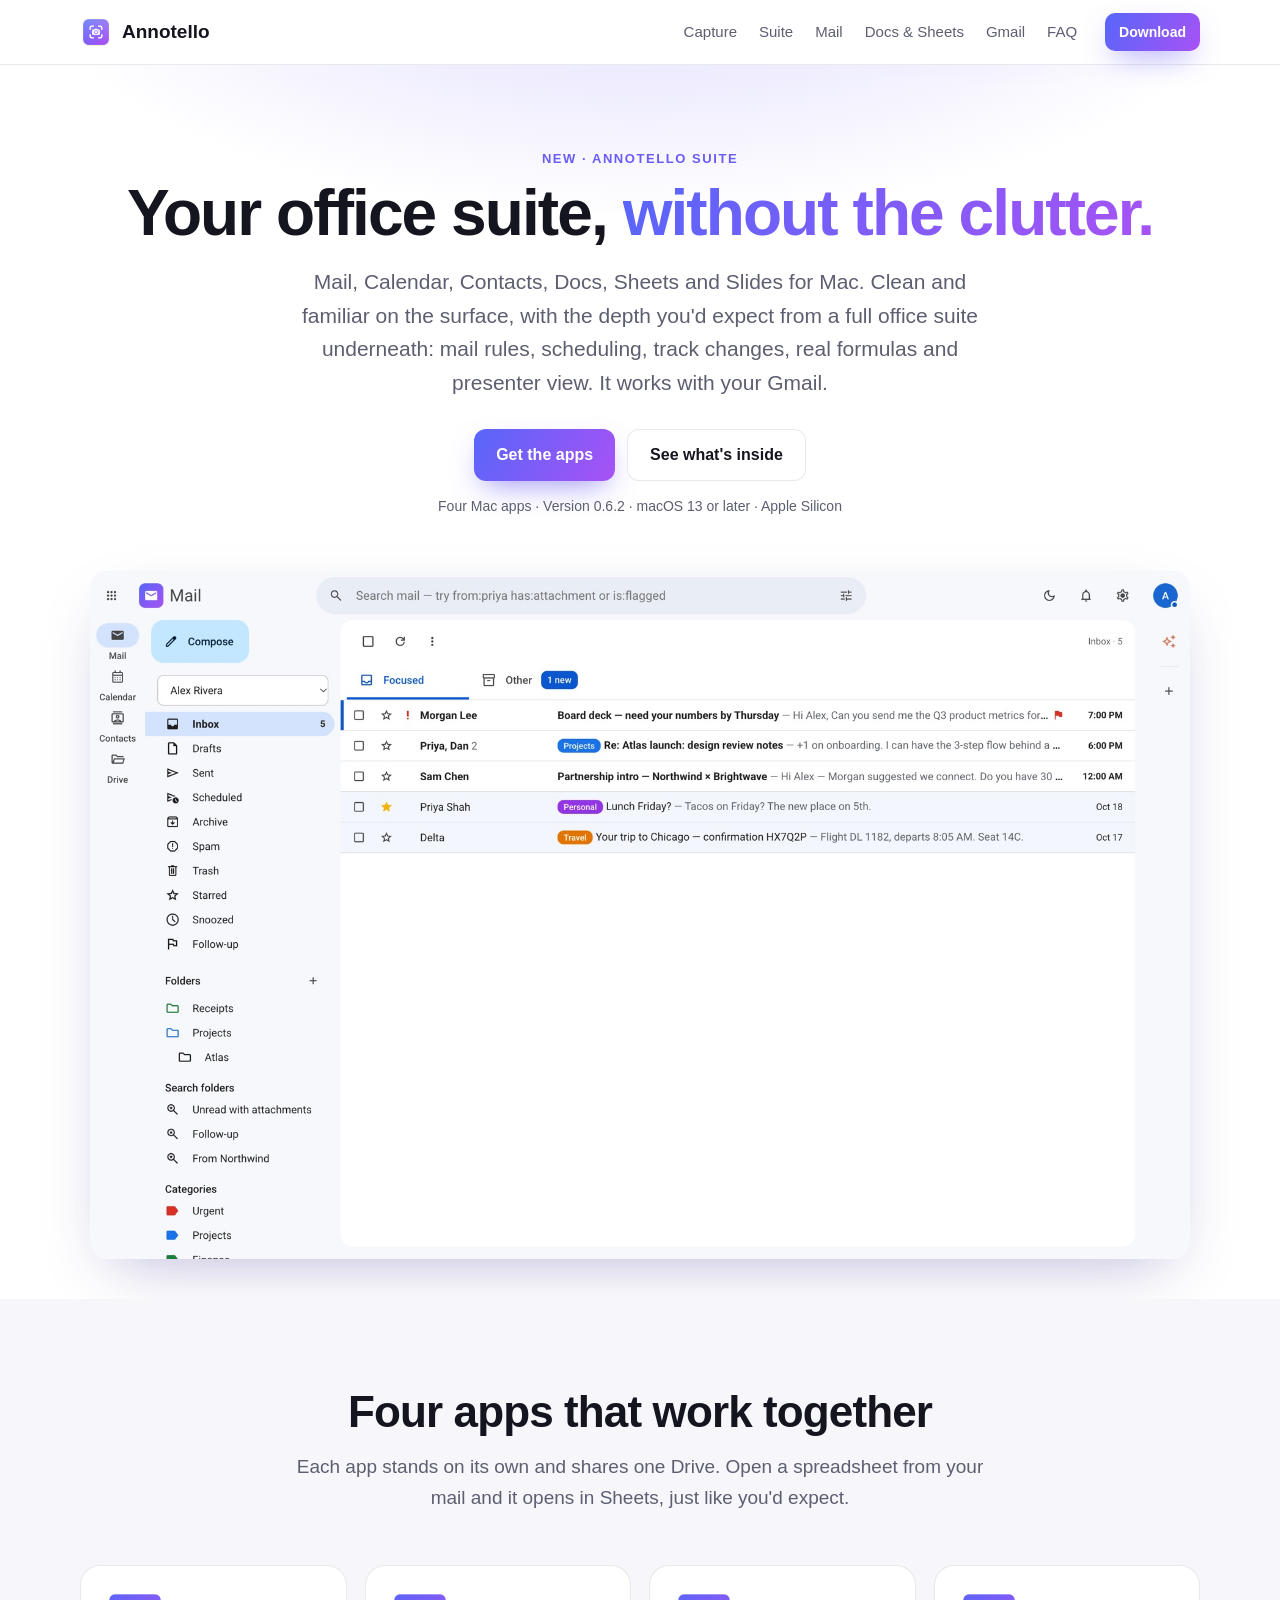
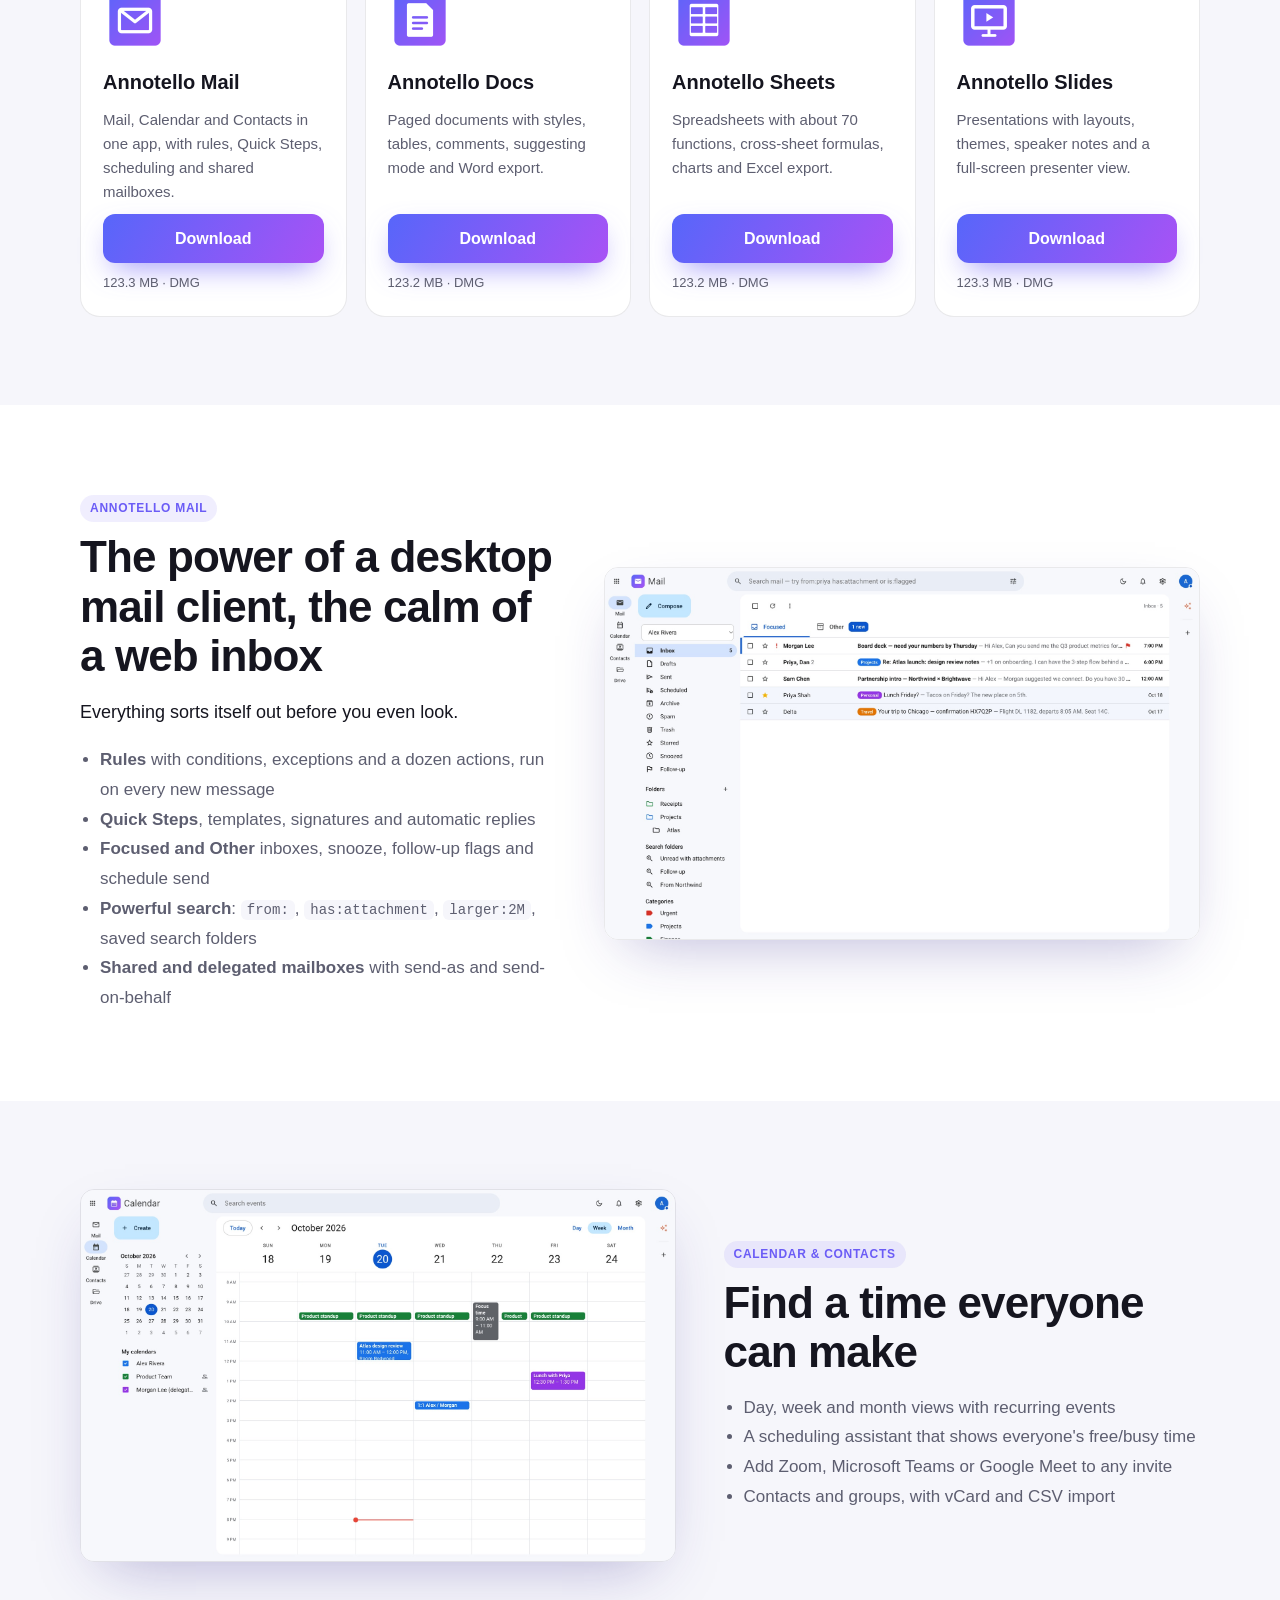
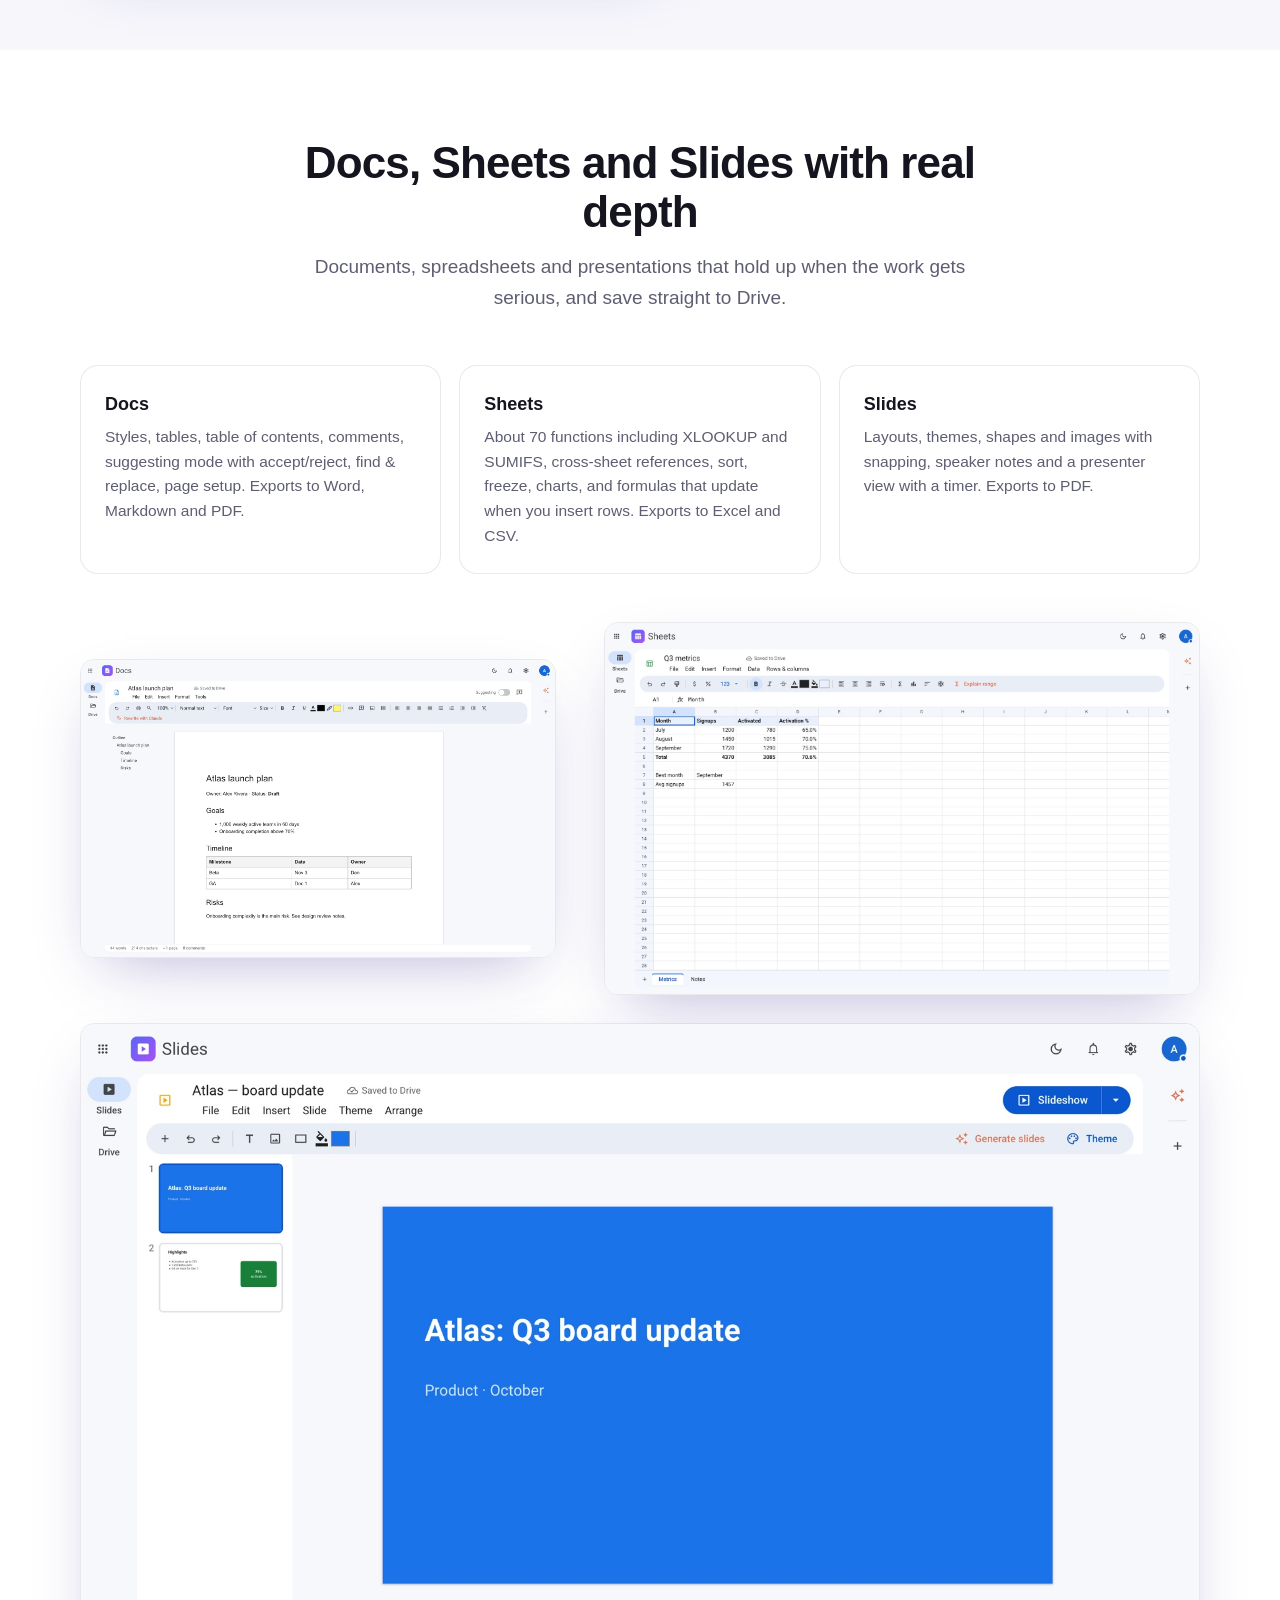
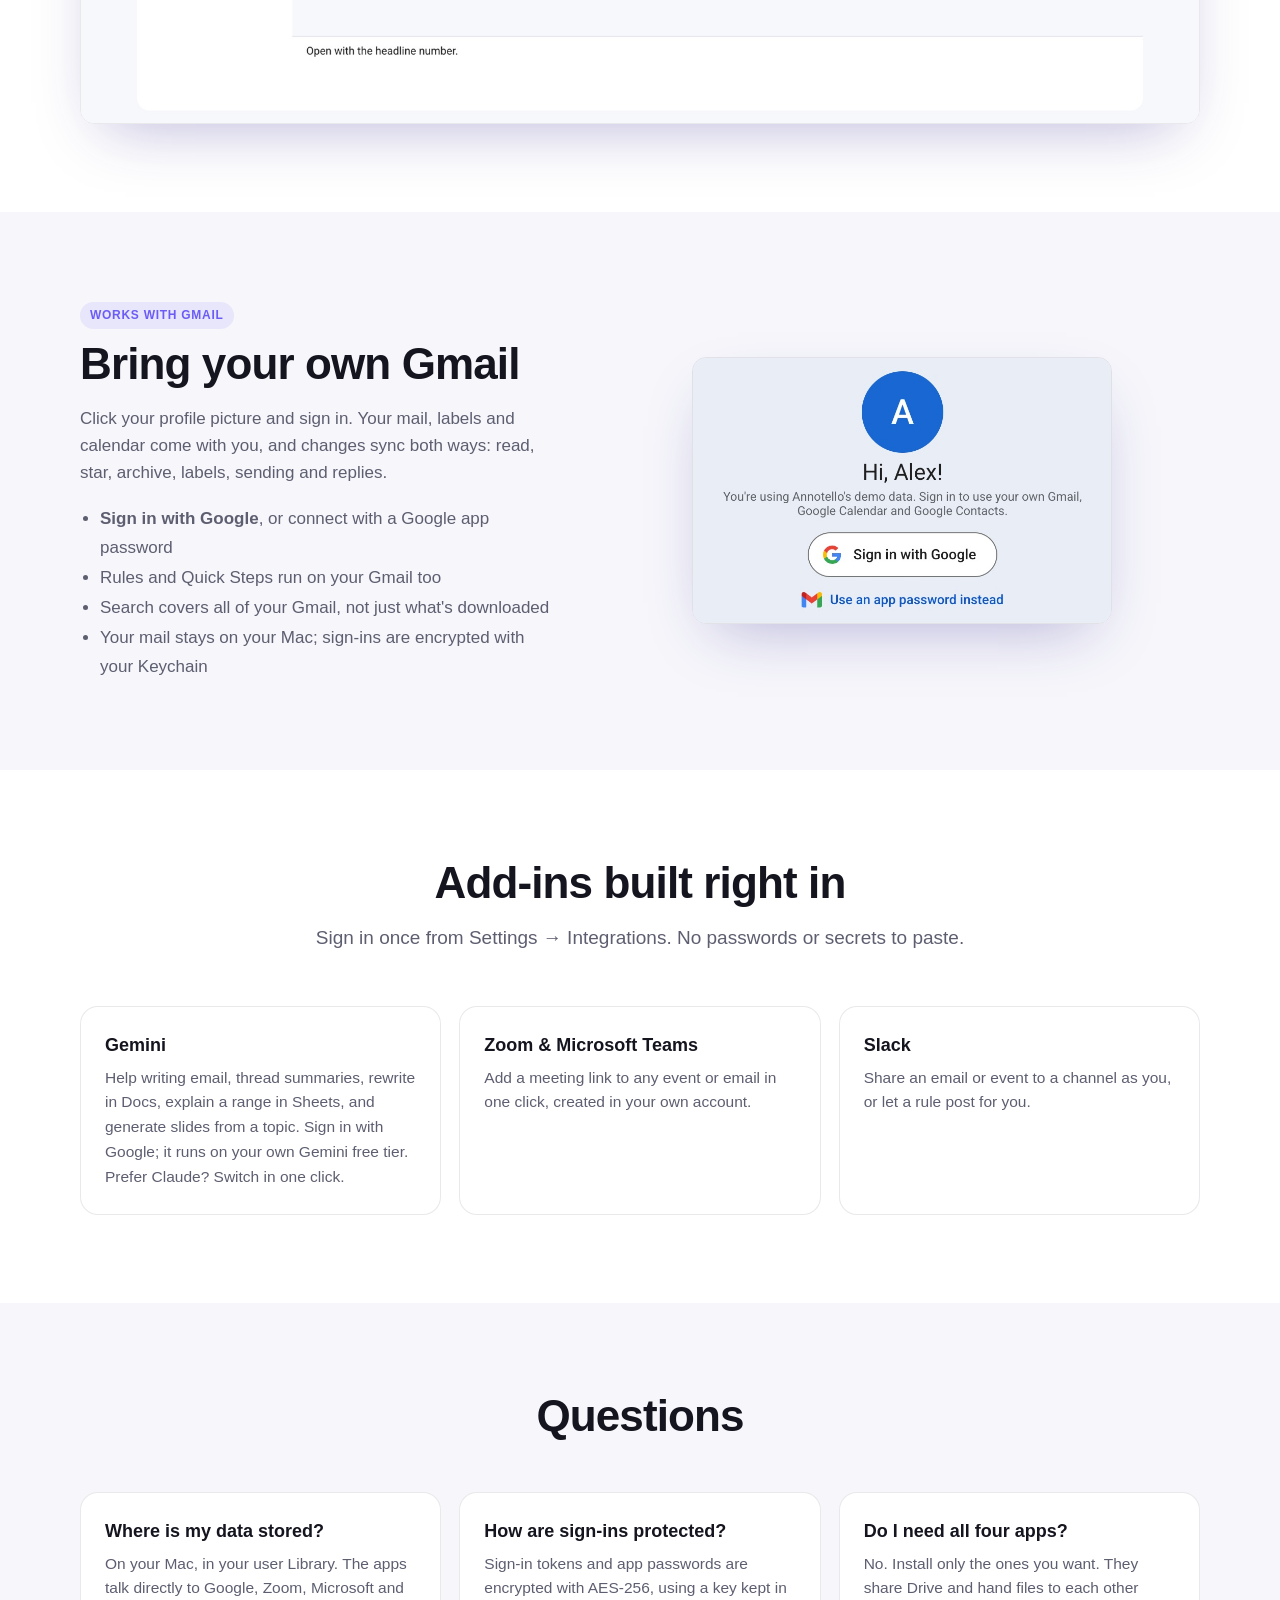
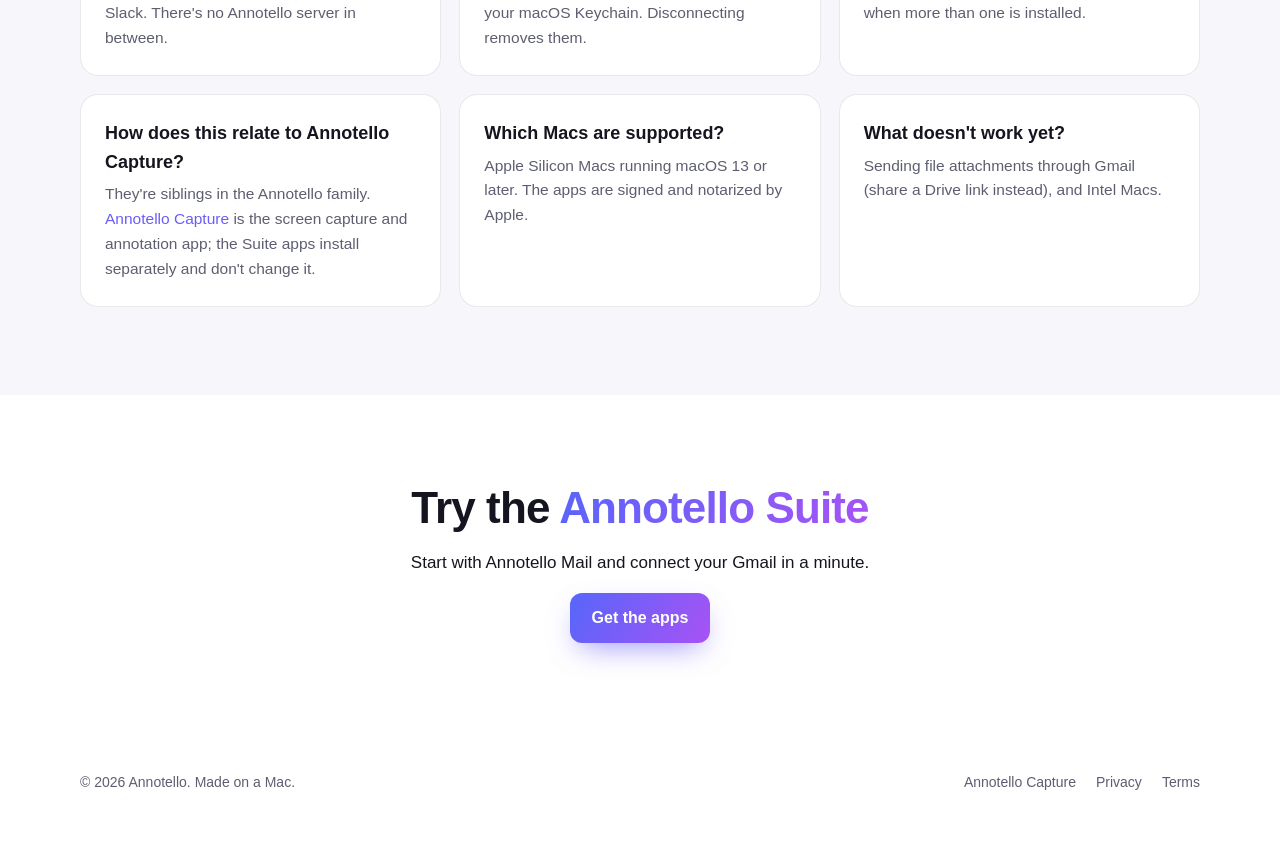
<file: suite.html>
<!doctype html>
<html lang="en">
<head>
  <meta charset="utf-8">
  <meta name="viewport" content="width=device-width, initial-scale=1">
  <title>Annotello Suite — Mail, Calendar, Docs, Sheets & Slides for Mac</title>
  <meta name="description" content="Annotello Suite brings Mail, Calendar, Contacts, Docs, Sheets and Slides to your Mac with a clean, familiar look and the depth of a full office suite: rules, scheduling, track changes, formulas and more. Works with your Gmail.">
  <meta name="theme-color" content="#6b5cf6">
  <link rel="icon" href="assets/favicon.png">
  <link rel="apple-touch-icon" href="assets/icon.png">
  <meta property="og:title" content="Annotello Suite — Mail, Docs, Sheets & Slides for Mac">
  <meta property="og:description" content="A familiar, clean office suite for Mac with real depth. Works with your Gmail.">
  <meta property="og:image" content="https://annotello.com/assets/suite-mail.jpg">
  <meta property="og:url" content="https://annotello.com/suite.html">
  <link rel="canonical" href="https://annotello.com/suite.html">
  <meta property="og:type" content="website">
  <meta name="twitter:card" content="summary_large_image">
  <link rel="stylesheet" href="styles.css">
  <style>
    .apps { display: grid; grid-template-columns: repeat(4, 1fr); gap: 18px; margin-top: 36px; }
    .app-tile { background: var(--card); border: 1px solid var(--line); border-radius: 20px; padding: 22px; text-align: left; display: flex; flex-direction: column; gap: 10px; }
    .app-tile img { width: 64px; height: 64px; }
    .app-tile h3 { margin: 4px 0 0; font-size: 20px; }
    .app-tile p { margin: 0; color: var(--muted); font-size: 15px; flex: 1; }
    .app-tile .btn { justify-content: center; }
    .app-tile .btn[aria-disabled="true"] { opacity: .55; pointer-events: none; }
    .app-tile .small { font-size: 13px; color: var(--muted); }
    .split { display: grid; grid-template-columns: 1fr 1.25fr; gap: 48px; align-items: center; }
    .split.flip { grid-template-columns: 1.25fr 1fr; }
    .split.flip > :first-child { order: 2; }
    .split h2 { margin-top: 0; }
    .split ul { color: var(--muted); padding-left: 20px; margin: 14px 0 0; line-height: 1.75; }
    .pill { display: inline-block; font-size: 12px; font-weight: 700; letter-spacing: .06em; text-transform: uppercase; color: var(--accent); background: rgba(107,92,246,.1); border-radius: 999px; padding: 4px 10px; margin-bottom: 10px; }
    @media (max-width: 900px) { .apps { grid-template-columns: repeat(2, 1fr); } .split, .split.flip { grid-template-columns: 1fr; } .split.flip > :first-child { order: 0; } }
    @media (max-width: 520px) { .apps { grid-template-columns: 1fr; } }
  </style>
</head>
<body>

<header class="nav">
  <div class="wrap">
    <a class="brand" href="index.html"><img src="assets/icon.png" alt="">Annotello</a>
    <nav class="nav-links">
      <a href="index.html">Capture</a>
      <a href="#apps">Suite</a>
      <a href="#mail">Mail</a>
      <a href="#docs">Docs &amp; Sheets</a>
      <a href="#gmail">Gmail</a>
      <a href="#faq">FAQ</a>
    </nav>
    <a class="btn btn-primary btn-small" href="#apps">Download</a>
  </div>
</header>

<main id="top">

  <section class="hero">
    <div class="wrap">
      <div class="eyebrow">New · Annotello Suite</div>
      <h1>Your office suite, <span class="gradient-text">without the clutter.</span></h1>
      <p class="lead">Mail, Calendar, Contacts, Docs, Sheets and Slides for Mac. Clean and familiar on the surface, with the depth you'd expect from a full office suite underneath: mail rules, scheduling, track changes, real formulas and presenter view. It works with your Gmail.</p>
      <div class="hero-actions">
        <a class="btn btn-primary" href="#apps">Get the apps</a>
        <a class="btn" href="#mail">See what's inside</a>
      </div>
      <div class="meta">Four Mac apps · <span class="suite-version">Version 0.6</span> · macOS 13 or later · Apple Silicon</div>
      <img class="hero-shot" src="assets/suite-mail.jpg" alt="Annotello Mail showing a Focused inbox with categories, flags and folders" width="1800" height="1125">
    </div>
  </section>

  <!-- The four apps -->
  <section id="apps" class="section-soft">
    <div class="wrap">
      <div class="section-head">
        <h2>Four apps that work together</h2>
        <p>Each app stands on its own and shares one Drive. Open a spreadsheet from your mail and it opens in Sheets, just like you'd expect.</p>
      </div>
      <div class="apps">
        <div class="app-tile">
          <img src="assets/suite-icon-mail.png" alt="">
          <h3>Annotello Mail</h3>
          <p>Mail, Calendar and Contacts in one app, with rules, Quick Steps, scheduling and shared mailboxes.</p>
          <a class="btn btn-primary suite-dl" data-app="mail" href="#apps" aria-disabled="true">Coming soon</a>
          <span class="small suite-size" data-app="mail"></span>
        </div>
        <div class="app-tile">
          <img src="assets/suite-icon-docs.png" alt="">
          <h3>Annotello Docs</h3>
          <p>Paged documents with styles, tables, comments, suggesting mode and Word export.</p>
          <a class="btn btn-primary suite-dl" data-app="docs" href="#apps" aria-disabled="true">Coming soon</a>
          <span class="small suite-size" data-app="docs"></span>
        </div>
        <div class="app-tile">
          <img src="assets/suite-icon-sheets.png" alt="">
          <h3>Annotello Sheets</h3>
          <p>Spreadsheets with about 70 functions, cross-sheet formulas, charts and Excel export.</p>
          <a class="btn btn-primary suite-dl" data-app="sheets" href="#apps" aria-disabled="true">Coming soon</a>
          <span class="small suite-size" data-app="sheets"></span>
        </div>
        <div class="app-tile">
          <img src="assets/suite-icon-slides.png" alt="">
          <h3>Annotello Slides</h3>
          <p>Presentations with layouts, themes, speaker notes and a full-screen presenter view.</p>
          <a class="btn btn-primary suite-dl" data-app="slides" href="#apps" aria-disabled="true">Coming soon</a>
          <span class="small suite-size" data-app="slides"></span>
        </div>
      </div>
    </div>
  </section>

  <!-- Mail -->
  <section id="mail">
    <div class="wrap split">
      <div>
        <span class="pill">Annotello Mail</span>
        <h2>The power of a desktop mail client, the calm of a web inbox</h2>
        <p class="lead" style="font-size:18px">Everything sorts itself out before you even look.</p>
        <ul>
          <li><b>Rules</b> with conditions, exceptions and a dozen actions, run on every new message</li>
          <li><b>Quick Steps</b>, templates, signatures and automatic replies</li>
          <li><b>Focused and Other</b> inboxes, snooze, follow-up flags and schedule send</li>
          <li><b>Powerful search</b>: <code>from:</code>, <code>has:attachment</code>, <code>larger:2M</code>, saved search folders</li>
          <li><b>Shared and delegated mailboxes</b> with send-as and send-on-behalf</li>
        </ul>
      </div>
      <img class="shot" src="assets/suite-mail.jpg" alt="Annotello Mail inbox" loading="lazy">
    </div>
  </section>

  <section class="section-soft">
    <div class="wrap split flip">
      <div>
        <span class="pill">Calendar &amp; Contacts</span>
        <h2>Find a time everyone can make</h2>
        <ul>
          <li>Day, week and month views with recurring events</li>
          <li>A scheduling assistant that shows everyone's free/busy time</li>
          <li>Add Zoom, Microsoft Teams or Google Meet to any invite</li>
          <li>Contacts and groups, with vCard and CSV import</li>
        </ul>
      </div>
      <img class="shot" src="assets/suite-calendar.jpg" alt="Annotello Mail's calendar week view" loading="lazy">
    </div>
  </section>

  <!-- Docs & Sheets -->
  <section id="docs">
    <div class="wrap">
      <div class="section-head">
        <h2>Docs, Sheets and Slides with real depth</h2>
        <p>Documents, spreadsheets and presentations that hold up when the work gets serious, and save straight to Drive.</p>
      </div>
      <div class="grid">
        <div class="card"><h4>Docs</h4><p>Styles, tables, table of contents, comments, suggesting mode with accept/reject, find &amp; replace, page setup. Exports to Word, Markdown and PDF.</p></div>
        <div class="card"><h4>Sheets</h4><p>About 70 functions including XLOOKUP and SUMIFS, cross-sheet references, sort, freeze, charts, and formulas that update when you insert rows. Exports to Excel and CSV.</p></div>
        <div class="card"><h4>Slides</h4><p>Layouts, themes, shapes and images with snapping, speaker notes and a presenter view with a timer. Exports to PDF.</p></div>
      </div>
      <div class="split" style="margin-top:48px">
        <img class="shot" src="assets/suite-docs.jpg" alt="A document open in Annotello Docs" loading="lazy">
        <img class="shot" src="assets/suite-sheets.jpg" alt="A spreadsheet open in Annotello Sheets" loading="lazy">
      </div>
      <img class="shot" src="assets/suite-slides.jpg" alt="A presentation open in Annotello Slides" loading="lazy" style="margin-top:28px;width:100%">
    </div>
  </section>

  <!-- Gmail -->
  <section id="gmail" class="section-soft">
    <div class="wrap split">
      <div>
        <span class="pill">Works with Gmail</span>
        <h2>Bring your own Gmail</h2>
        <p style="color:var(--muted)">Click your profile picture and sign in. Your mail, labels and calendar come with you, and changes sync both ways: read, star, archive, labels, sending and replies.</p>
        <ul>
          <li><b>Sign in with Google</b>, or connect with a Google app password</li>
          <li>Rules and Quick Steps run on your Gmail too</li>
          <li>Search covers all of your Gmail, not just what's downloaded</li>
          <li>Your mail stays on your Mac; sign-ins are encrypted with your Keychain</li>
        </ul>
      </div>
      <img class="shot" src="assets/suite-gmail.jpg" alt="The Annotello account card with steps to connect Gmail" loading="lazy" style="max-width:420px;justify-self:center">
    </div>
  </section>

  <!-- Add-ins -->
  <section>
    <div class="wrap">
      <div class="section-head">
        <h2>Add-ins built right in</h2>
        <p>Sign in once from Settings → Integrations. No passwords or secrets to paste.</p>
      </div>
      <div class="grid">
        <div class="card"><h4>Gemini</h4><p>Help writing email, thread summaries, rewrite in Docs, explain a range in Sheets, and generate slides from a topic. Sign in with Google; it runs on your own Gemini free tier. Prefer Claude? Switch in one click.</p></div>
        <div class="card"><h4>Zoom &amp; Microsoft Teams</h4><p>Add a meeting link to any event or email in one click, created in your own account.</p></div>
        <div class="card"><h4>Slack</h4><p>Share an email or event to a channel as you, or let a rule post for you.</p></div>
      </div>
    </div>
  </section>

  <!-- FAQ -->
  <section id="faq" class="section-soft">
    <div class="wrap">
      <div class="section-head"><h2>Questions</h2></div>
      <div class="grid">
        <div class="card"><h4>Where is my data stored?</h4><p>On your Mac, in your user Library. The apps talk directly to Google, Zoom, Microsoft and Slack. There's no Annotello server in between.</p></div>
        <div class="card"><h4>How are sign-ins protected?</h4><p>Sign-in tokens and app passwords are encrypted with AES-256, using a key kept in your macOS Keychain. Disconnecting removes them.</p></div>
        <div class="card"><h4>Do I need all four apps?</h4><p>No. Install only the ones you want. They share Drive and hand files to each other when more than one is installed.</p></div>
        <div class="card"><h4>How does this relate to Annotello Capture?</h4><p>They're siblings in the Annotello family. <a href="index.html">Annotello Capture</a> is the screen capture and annotation app; the Suite apps install separately and don't change it.</p></div>
        <div class="card"><h4>Which Macs are supported?</h4><p>Apple Silicon Macs running macOS 13 or later. The apps are signed and notarized by Apple.</p></div>
        <div class="card"><h4>What doesn't work yet?</h4><p>Sending file attachments through Gmail (share a Drive link instead), and Intel Macs.</p></div>
      </div>
    </div>
  </section>

  <section class="cta">
    <div class="wrap">
      <h2>Try the <span class="gradient-text">Annotello Suite</span></h2>
      <p class="lead">Start with Annotello Mail and connect your Gmail in a minute.</p>
      <div class="hero-actions"><a class="btn btn-primary" href="#apps">Get the apps</a></div>
    </div>
  </section>
</main>

<footer>
  <div class="wrap">
    <div>© <span id="year">2026</span> Annotello. Made on a Mac.</div>
    <nav>
      <a href="index.html">Annotello Capture</a>
      <a href="suite-privacy.html">Privacy</a>
      <a href="suite-terms.html">Terms</a>
    </nav>
  </div>
</footer>

<script>
  // Download links, sizes and version come from suite.json (written when a suite release is published),
  // so the page shows "Coming soon" until files are actually available.
  document.getElementById('year').textContent = new Date().getFullYear();
  fetch('suite.json', { cache: 'no-store' })
    .then(r => r.ok ? r.json() : Promise.reject(r.status))
    .then(info => {
      document.querySelectorAll('.suite-version').forEach(el => el.textContent = 'Version ' + info.version);
      for (const a of document.querySelectorAll('.suite-dl')) {
        const app = info.apps && info.apps[a.dataset.app];
        if (!app || !app.url) continue;
        a.href = app.url;
        a.textContent = 'Download';
        a.removeAttribute('aria-disabled');
        const size = document.querySelector(`.suite-size[data-app="${a.dataset.app}"]`);
        if (size) size.textContent = `${app.size} · DMG`;
      }
    })
    .catch(() => {});
</script>
</body>
</html>
</file>
<file: styles.css>
:root {
  --bg: #ffffff;
  --bg-soft: #f6f6fb;
  --card: #ffffff;
  --text: #15151f;
  --muted: #5d5e70;
  --line: rgba(20, 20, 40, 0.09);
  --brand-1: #5766fa;
  --brand-2: #a852f5;
  --brand: linear-gradient(120deg, var(--brand-1), var(--brand-2));
  --accent: #6b5cf6;
  --shadow: 0 24px 60px -24px rgba(48, 36, 140, 0.35);
  --radius: 18px;
  color-scheme: light;
}

@media (prefers-color-scheme: dark) {
  :root {
    --bg: #0c0c14;
    --bg-soft: #13131e;
    --card: #181826;
    --text: #f2f2f8;
    --muted: #a3a4b8;
    --line: rgba(255, 255, 255, 0.09);
    --shadow: 0 24px 60px -24px rgba(0, 0, 0, 0.7);
    color-scheme: dark;
  }
}

* { box-sizing: border-box; }
html { scroll-behavior: smooth; }
@media (prefers-reduced-motion: reduce) { html { scroll-behavior: auto; } }

body {
  margin: 0;
  background: var(--bg);
  color: var(--text);
  font: 17px/1.6 -apple-system, BlinkMacSystemFont, "SF Pro Text", "Segoe UI", Inter, Roboto, sans-serif;
  -webkit-font-smoothing: antialiased;
}

a { color: var(--accent); text-decoration: none; }
a:hover { text-decoration: underline; }
img { max-width: 100%; height: auto; display: block; }
.wrap { width: min(1120px, 100% - 40px); margin: 0 auto; }

/* Nav */
.nav {
  position: sticky; top: 0; z-index: 10;
  backdrop-filter: saturate(180%) blur(16px);
  background: color-mix(in srgb, var(--bg) 78%, transparent);
  border-bottom: 1px solid var(--line);
}
.nav .wrap { display: flex; align-items: center; gap: 28px; height: 64px; }
.brand { display: flex; align-items: center; gap: 10px; font-weight: 700; font-size: 19px; color: var(--text); }
.brand:hover { text-decoration: none; }
.brand img { width: 32px; height: 32px; }
.nav-links { display: flex; gap: 22px; margin-left: auto; font-size: 15px; }
.nav-links a { color: var(--muted); }
.nav-links a:hover { color: var(--text); text-decoration: none; }
@media (max-width: 760px) { .nav-links { display: none; } .nav .btn { margin-left: auto; } }

/* Buttons */
.btn {
  display: inline-flex; align-items: center; gap: 10px;
  padding: 12px 22px; border-radius: 12px; font-weight: 650; font-size: 16px;
  border: 1px solid var(--line); color: var(--text); background: var(--card);
  transition: transform .15s ease, box-shadow .15s ease;
}
.btn:hover { text-decoration: none; transform: translateY(-1px); }
.btn-primary { background: var(--brand); color: #fff; border: 0; box-shadow: 0 12px 30px -10px rgba(107, 92, 246, .7); }
.btn-small { padding: 8px 14px; font-size: 14px; border-radius: 10px; }
.btn svg { width: 20px; height: 20px; }

/* Hero */
.hero { position: relative; padding: 84px 0 40px; text-align: center; overflow: hidden; }
.hero::before {
  content: ""; position: absolute; inset: -40% -20% auto; height: 760px; z-index: -1;
  background: radial-gradient(closest-side, rgba(107, 92, 246, .22), transparent 70%),
              radial-gradient(closest-side at 70% 40%, rgba(168, 82, 245, .18), transparent 70%);
}
.hero-icon { width: 96px; height: 96px; margin: 0 auto 22px; filter: drop-shadow(0 14px 28px rgba(87, 102, 250, .35)); }
.hero h1 { font-size: clamp(38px, 6vw, 64px); line-height: 1.05; letter-spacing: -0.03em; margin: 0 0 18px; }
.gradient-text { background: var(--brand); -webkit-background-clip: text; background-clip: text; color: transparent; }
.hero p.lead { font-size: clamp(18px, 2.2vw, 21px); color: var(--muted); max-width: 680px; margin: 0 auto 30px; }
.hero-actions { display: flex; gap: 12px; justify-content: center; flex-wrap: wrap; }
.meta { margin-top: 14px; font-size: 14px; color: var(--muted); }
.hero-shot { margin: 54px auto 0; border-radius: var(--radius); box-shadow: var(--shadow); width: min(1100px, 100%); }

/* Sections */
section { padding: 88px 0; }
.section-soft { background: var(--bg-soft); }
.eyebrow { font-size: 13px; font-weight: 700; letter-spacing: .12em; text-transform: uppercase; color: var(--accent); margin-bottom: 10px; }
h2 { font-size: clamp(30px, 4vw, 44px); line-height: 1.12; letter-spacing: -0.02em; margin: 0 0 16px; }
.section-head { max-width: 720px; margin: 0 auto 52px; text-align: center; }
.section-head p { color: var(--muted); font-size: 19px; margin: 0; }

/* Showcase rows */
.showcase { display: grid; grid-template-columns: 1fr 1.25fr; gap: 56px; align-items: center; margin-bottom: 96px; }
.showcase:last-child { margin-bottom: 0; }
.showcase.flip { grid-template-columns: 1.25fr 1fr; }
.showcase.flip .text { order: 2; }
.showcase h3 { font-size: 30px; line-height: 1.15; letter-spacing: -0.02em; margin: 0 0 14px; }
.showcase p { color: var(--muted); margin: 0 0 18px; }
.showcase ul { margin: 0; padding: 0; list-style: none; display: grid; gap: 8px; }
.showcase li { display: flex; gap: 10px; align-items: baseline; }
.showcase li::before { content: "✓"; color: var(--accent); font-weight: 800; }
.shot { border-radius: 14px; box-shadow: var(--shadow); border: 1px solid var(--line); }
.shot.tall { max-height: 560px; width: 100%; object-fit: cover; object-position: top; }
.compare { display: grid; grid-template-columns: 1fr 1fr; gap: 14px; }
.compare figure { margin: 0; }
.compare figcaption { font-size: 13px; color: var(--muted); text-align: center; margin-top: 8px; }
@media (max-width: 860px) {
  .showcase, .showcase.flip { grid-template-columns: 1fr; gap: 28px; margin-bottom: 64px; }
  .showcase.flip .text { order: 0; }
}

/* Feature grid */
.grid { display: grid; grid-template-columns: repeat(3, 1fr); gap: 18px; }
@media (max-width: 900px) { .grid { grid-template-columns: repeat(2, 1fr); } }
@media (max-width: 580px) { .grid { grid-template-columns: 1fr; } }
.card {
  background: var(--card); border: 1px solid var(--line); border-radius: var(--radius);
  padding: 24px; transition: transform .15s ease, box-shadow .15s ease;
}
.card:hover { transform: translateY(-2px); box-shadow: var(--shadow); }
.card .icon {
  width: 44px; height: 44px; border-radius: 12px; display: grid; place-items: center;
  background: var(--brand); color: #fff; margin-bottom: 16px;
}
.card .icon svg { width: 22px; height: 22px; }
.card h4 { font-size: 18px; margin: 0 0 6px; }
.card p { color: var(--muted); font-size: 15.5px; margin: 0; }

/* Shortcuts */
.shortcuts { display: grid; grid-template-columns: repeat(2, 1fr); gap: 10px 40px; max-width: 820px; margin: 0 auto; }
@media (max-width: 640px) { .shortcuts { grid-template-columns: 1fr; } }
.shortcut { display: flex; justify-content: space-between; align-items: center; padding: 12px 0; border-bottom: 1px solid var(--line); }
kbd {
  font: 600 14px/1 ui-rounded, -apple-system, sans-serif; padding: 6px 9px; border-radius: 7px;
  background: var(--card); border: 1px solid var(--line); box-shadow: 0 2px 0 var(--line); white-space: nowrap;
}

/* Install */
.steps { counter-reset: step; display: grid; gap: 16px; max-width: 760px; margin: 0 auto; padding: 0; list-style: none; }
.steps li {
  counter-increment: step; position: relative; padding: 20px 22px 20px 74px;
  background: var(--card); border: 1px solid var(--line); border-radius: var(--radius);
}
.steps li::before {
  content: counter(step); position: absolute; left: 22px; top: 18px; width: 34px; height: 34px; border-radius: 50%;
  background: var(--brand); color: #fff; font-weight: 800; display: grid; place-items: center;
}
.steps strong { display: block; margin-bottom: 4px; }
.steps p { margin: 0; color: var(--muted); }
.note {
  max-width: 760px; margin: 20px auto 0; padding: 16px 20px; border-radius: 14px; font-size: 15px; color: var(--muted);
  background: color-mix(in srgb, var(--accent) 9%, transparent); border: 1px solid color-mix(in srgb, var(--accent) 25%, transparent);
}
code { font: 14px/1.5 ui-monospace, SFMono-Regular, Menlo, monospace; background: var(--bg-soft); padding: 2px 6px; border-radius: 6px; }

/* FAQ */
.faq { max-width: 780px; margin: 0 auto; }
details { border-bottom: 1px solid var(--line); padding: 18px 0; }
summary { cursor: pointer; font-weight: 650; font-size: 18px; list-style: none; display: flex; justify-content: space-between; gap: 16px; }
summary::-webkit-details-marker { display: none; }
summary::after { content: "+"; color: var(--accent); font-size: 22px; line-height: 1; }
details[open] summary::after { content: "–"; }
details p { color: var(--muted); margin: 12px 0 0; }

/* CTA + footer */
.cta { text-align: center; }
.cta-box {
  border-radius: 28px; padding: 64px 24px; color: #fff; background: var(--brand);
  box-shadow: 0 30px 80px -30px rgba(107, 92, 246, .8);
}
.cta-box h2 { color: #fff; }
.cta-box p { opacity: .9; margin: 0 0 28px; font-size: 19px; }
.cta-box .btn { background: #fff; color: #2c2470; border: 0; }
.cta-box .meta { color: rgba(255, 255, 255, .85); }
footer { padding: 40px 0 56px; color: var(--muted); font-size: 14px; }
footer .wrap { display: flex; flex-wrap: wrap; gap: 14px 28px; justify-content: space-between; align-items: center; }
footer nav { display: flex; gap: 20px; }
footer a { color: var(--muted); }
.changelog { max-width: 780px; margin: 0 auto; }
.release { background: var(--card); border: 1px solid var(--line); border-radius: var(--radius); padding: 22px 26px; }
.release h4 { margin: 0 0 4px; font-size: 18px; }
.release .date { color: var(--muted); font-size: 14px; margin-bottom: 10px; }
.release ul { margin: 0; padding-left: 20px; color: var(--muted); }
.checksum { word-break: break-all; }

/* Steps: 1-2-3 */
.how { display: grid; grid-template-columns: repeat(3, 1fr); gap: 16px; max-width: 980px; margin: 0 auto 56px; }
@media (max-width: 760px) { .how { grid-template-columns: 1fr; } }
.how-step { display: flex; gap: 14px; align-items: flex-start; background: var(--card); border: 1px solid var(--line); border-radius: var(--radius); padding: 18px 20px; }
.how-step > span {
  flex: none; width: 34px; height: 34px; border-radius: 50%; background: var(--brand); color: #fff;
  font-weight: 800; display: grid; place-items: center;
}
.how-step strong { display: block; }
.how-step p { margin: 2px 0 0; color: var(--muted); font-size: 15px; }
#steps .showcase { margin-bottom: 0; }
</file>
